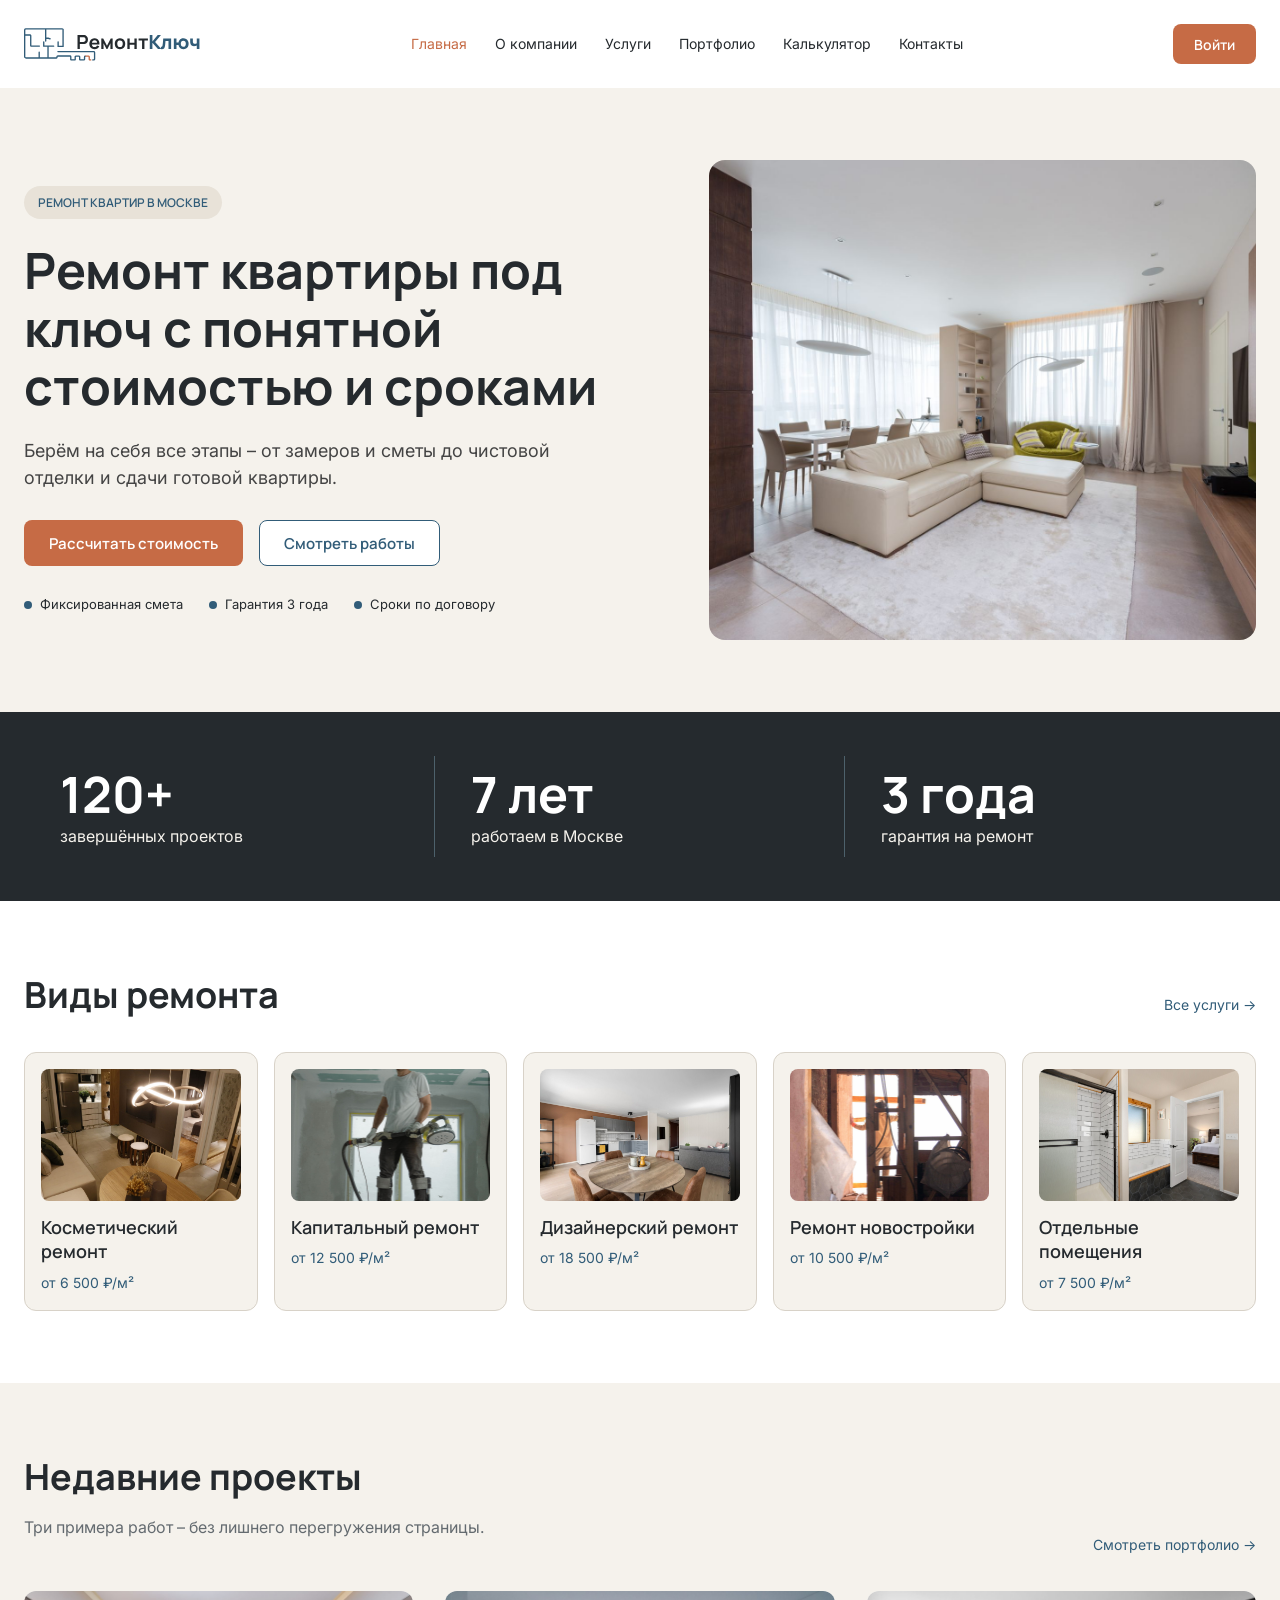
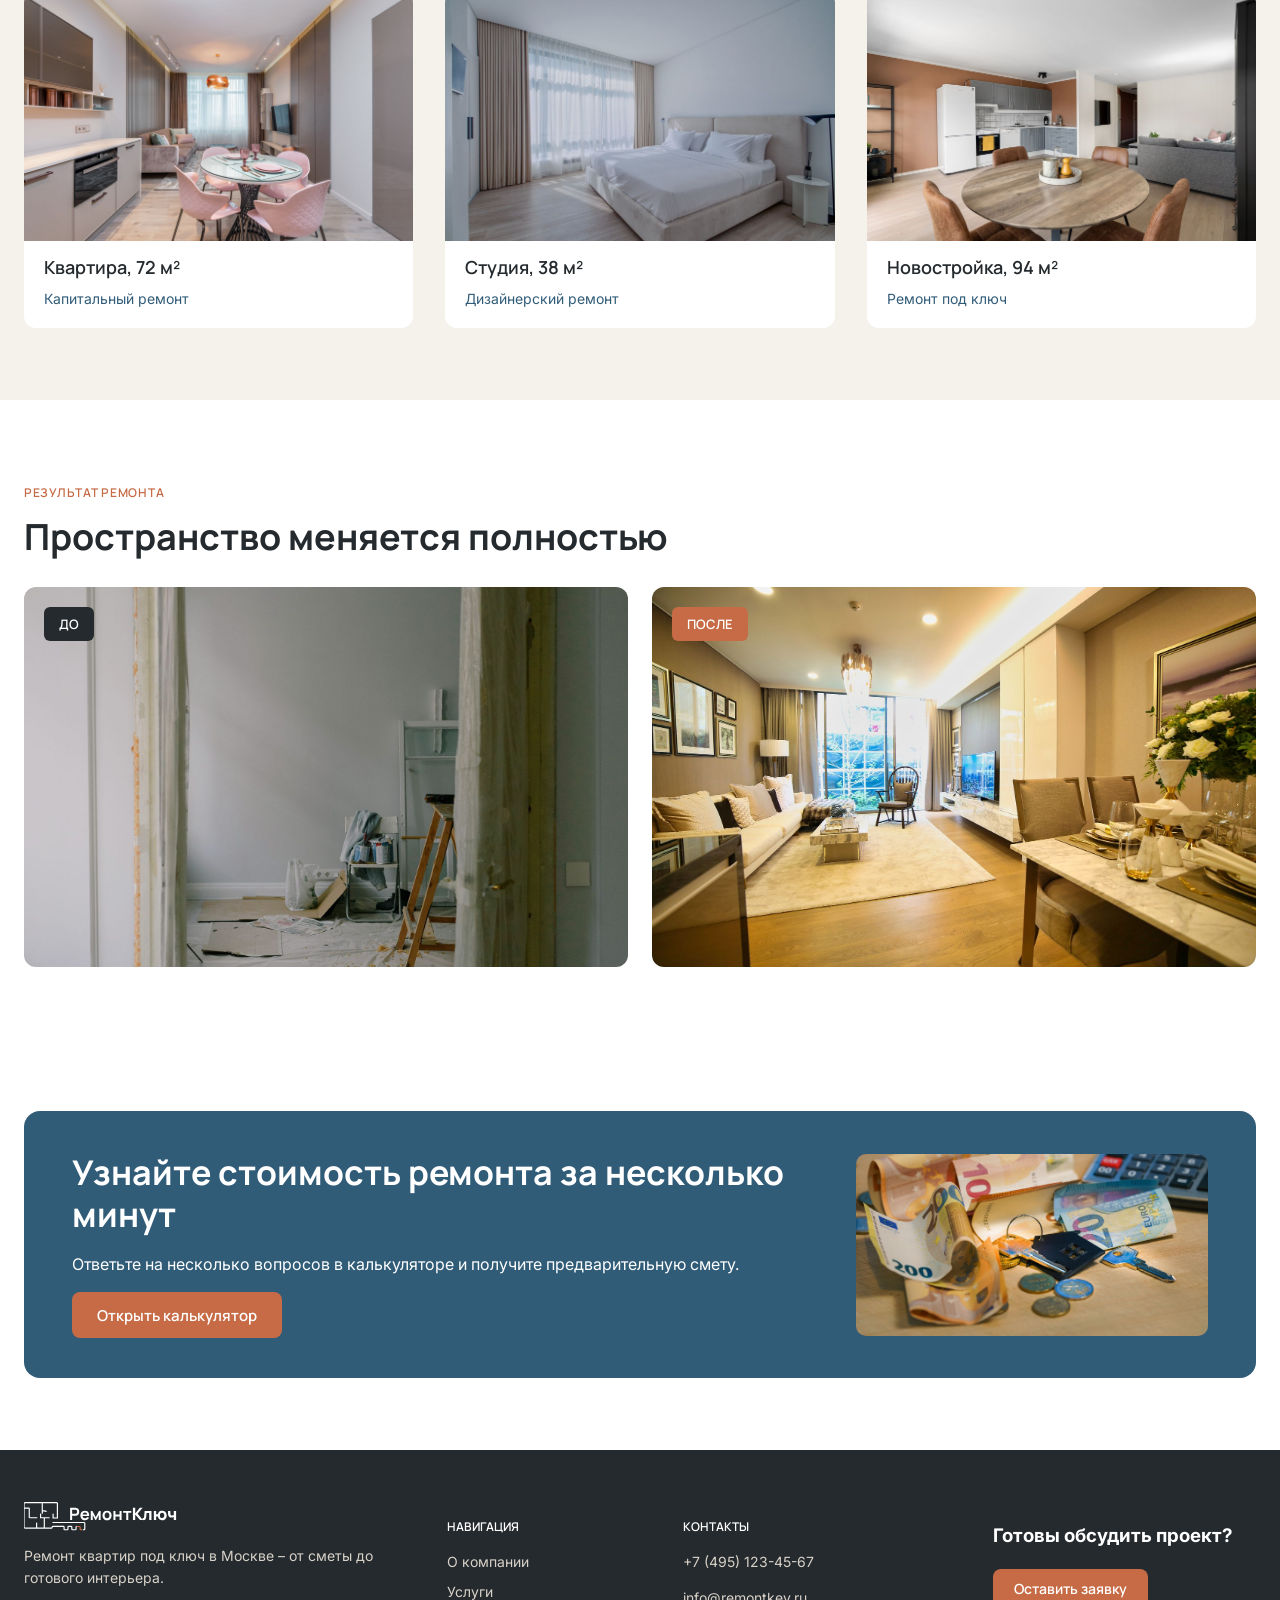
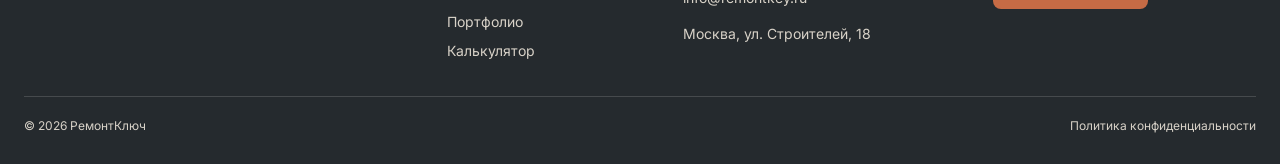
<file: index.html>
<!doctype html>
<html lang="ru">
  <head>
    <meta charset="utf-8" />
    <meta
      name="viewport"
      content="width=device-width,initial-scale=1"
    />
    <title>РемонтКлюч – ремонт квартир под ключ</title>
    <link
      rel="stylesheet"
      href="css/style.css"
    />
  </head>
  <body data-page="home">
    <header class="header">
      <div class="layout__container header__inner">
        <a
          class="logo"
          href="index.html"
          aria-label="РемонтКлюч – главная страница"
        >
          <img
            class="logo__image"
            src="images/logo_main.svg"
            alt="РемонтКлюч"
          />
        </a>
        <nav class="header__nav">
          <a
            class="header__link header__link--active"
            href="index.html"
          >
            Главная
          </a>
          <a
            class="header__link"
            href="about.html"
          >
            О компании
          </a>
          <a
            class="header__link"
            href="services.html"
          >
            Услуги
          </a>
          <a
            class="header__link"
            href="portfolio.html"
          >
            Портфолио
          </a>
          <a
            class="header__link"
            href="calculator.html"
          >
            Калькулятор
          </a>
          <a
            class="header__link"
            href="contacts.html"
          >
            Контакты
          </a>
        </nav>
        <a
          class="button button--small"
          href="login.php"
        >
          Войти
        </a>
        <button
          class="header__burger"
          type="button"
          aria-label="Открыть меню"
          aria-expanded="false"
        >
          <span></span>
          <span></span>
          <span></span>
        </button>
      </div>
    </header>
    <main>
      <section class="hero">
        <div class="layout__container hero__inner">
          <div class="hero__content">
            <span class="hero__tag">РЕМОНТ КВАРТИР В МОСКВЕ</span>
            <h1>Ремонт квартиры под ключ с понятной стоимостью и сроками</h1>
            <p class="text text--lead">
              Берём на себя все этапы – от замеров и сметы до чистовой отделки и
              сдачи готовой квартиры.
            </p>
            <div class="hero__actions">
              <a
                class="button"
                href="calculator.html"
              >
                Рассчитать стоимость
              </a>
              <a
                class="button button--outline"
                href="portfolio.html"
              >
                Смотреть работы
              </a>
            </div>
            <div class="hero__benefits">
              <span>Фиксированная смета</span>
              <span>Гарантия 3 года</span>
              <span>Сроки по договору</span>
            </div>
          </div>
          <img
            class="hero__image"
            src="images/living_light.jpg"
            alt="Современный интерьер квартиры"
          />
        </div>
      </section>
      <section class="metrics">
        <div class="layout__container metrics__list">
          <div class="metrics__item">
            <strong>120+</strong>
            <span>завершённых проектов</span>
          </div>
          <div class="metrics__item">
            <strong>7 лет</strong>
            <span>работаем в Москве</span>
          </div>
          <div class="metrics__item">
            <strong>3 года</strong>
            <span>гарантия на ремонт</span>
          </div>
        </div>
      </section>
      <section class="section section--white">
        <div class="layout__container">
          <div class="section__header">
            <h2 class="section__title">Виды ремонта</h2>
            <a
              class="card__accent"
              href="services.html"
            >
              Все услуги →
            </a>
          </div>
          <div class="card-grid card-grid--services">
            <article class="card card--service">
              <img
                src="images/living_modern.jpg"
                alt="Косметический ремонт"
              />
              <h3>Косметический ремонт</h3>
              <span class="card__accent">от 6 500 ₽/м²</span>
            </article>
            <article class="card card--service">
              <img
                src="images/worker_drill.jpg"
                alt="Капитальный ремонт"
              />
              <h3>Капитальный ремонт</h3>
              <span class="card__accent">от 12 500 ₽/м²</span>
            </article>
            <article class="card card--service">
              <img
                src="images/open_kitchen.jpg"
                alt="Дизайнерский ремонт"
              />
              <h3>Дизайнерский ремонт</h3>
              <span class="card__accent">от 18 500 ₽/м²</span>
            </article>
            <article class="card card--service">
              <img
                src="images/worker_paint.jpg"
                alt="Ремонт новостройки"
              />
              <h3>Ремонт новостройки</h3>
              <span class="card__accent">от 10 500 ₽/м²</span>
            </article>
            <article class="card card--service">
              <img
                src="images/bathroom.jpg"
                alt="Ремонт комнаты"
              />
              <h3>Отдельные помещения</h3>
              <span class="card__accent">от 7 500 ₽/м²</span>
            </article>
          </div>
        </div>
      </section>
      <section class="section">
        <div class="layout__container">
          <div class="section__header">
            <div>
              <h2 class="section__title">Недавние проекты</h2>
              <p class="text text--muted">
                Три примера работ – без лишнего перегружения страницы.
              </p>
            </div>
            <a
              class="card__accent"
              href="portfolio.html"
            >
              Смотреть портфолио →
            </a>
          </div>
          <div class="card-grid card-grid--projects">
            <article class="card card--project">
              <img
                src="images/kitchen_light.jpg"
                alt="Квартира 72 квадратных метра"
              />
              <div class="card__body">
                <h3>Квартира, 72 м²</h3>
                <span class="card__accent">Капитальный ремонт</span>
              </div>
            </article>
            <article class="card card--project">
              <img
                src="images/bedroom_gray.jpg"
                alt="Студия 38 квадратных метров"
              />
              <div class="card__body">
                <h3>Студия, 38 м²</h3>
                <span class="card__accent">Дизайнерский ремонт</span>
              </div>
            </article>
            <article class="card card--project">
              <img
                src="images/open_kitchen.jpg"
                alt="Новостройка 94 квадратных метра"
              />
              <div class="card__body">
                <h3>Новостройка, 94 м²</h3>
                <span class="card__accent">Ремонт под ключ</span>
              </div>
            </article>
          </div>
        </div>
      </section>
      <section class="section section--white">
        <div class="layout__container">
          <p class="section__eyebrow">РЕЗУЛЬТАТ РЕМОНТА</p>
          <h2
            class="section__title"
            style="margin-bottom: 28px"
          >
            Пространство меняется полностью
          </h2>
          <div class="comparison">
            <div class="comparison__item">
              <img
                src="images/room_before.jpg"
                alt="Квартира до ремонта"
              />
              <span class="comparison__label">ДО</span>
            </div>
            <div class="comparison__item">
              <img
                src="images/room_after.jpg"
                alt="Квартира после ремонта"
              />
              <span class="comparison__label">ПОСЛЕ</span>
            </div>
          </div>
        </div>
      </section>
      <section class="section section--white">
        <div class="layout__container">
          <div class="cta">
            <div>
              <h2>Узнайте стоимость ремонта за несколько минут</h2>
              <p>
                Ответьте на несколько вопросов в калькуляторе и получите
                предварительную смету.
              </p>
              <a
                class="button"
                href="calculator.html"
              >
                Открыть калькулятор
              </a>
            </div>
            <img
              src="images/keys.jpg"
              alt="План и образцы материалов"
            />
          </div>
        </div>
      </section>
    </main>
    <footer class="footer">
      <div class="layout__container">
        <div class="footer__grid">
          <div class="footer__brand">
            <a
              class="logo"
              href="index.html"
              aria-label="РемонтКлюч – главная страница"
            >
              <img
                class="logo__image logo__image--white"
                src="images/logo_white.svg"
                alt="РемонтКлюч"
              />
            </a>
            <p>
              Ремонт квартир под ключ в Москве – от сметы до готового интерьера.
            </p>
          </div>
          <div>
            <h4>НАВИГАЦИЯ</h4>
            <div class="footer__links">
              <a href="about.html">О компании</a>
              <a href="services.html">Услуги</a>
              <a href="portfolio.html">Портфолио</a>
              <a href="calculator.html">Калькулятор</a>
            </div>
          </div>
          <div>
            <h4>КОНТАКТЫ</h4>
            <p>+7 (495) 123-45-67</p>
            <p>info@remontkey.ru</p>
            <p>Москва, ул. Строителей, 18</p>
          </div>
          <div>
            <h3>Готовы обсудить проект?</h3>
            <a
              class="button button--small"
              href="application.php"
            >
              Оставить заявку
            </a>
          </div>
        </div>
        <div class="footer__bottom">
          <span>© 2026 РемонтКлюч</span>
          <span>Политика конфиденциальности</span>
        </div>
      </div>
    </footer>
    <script src="js/main.js"></script>
    <script src="js/backend.js"></script>
</body>
</html>
</file>
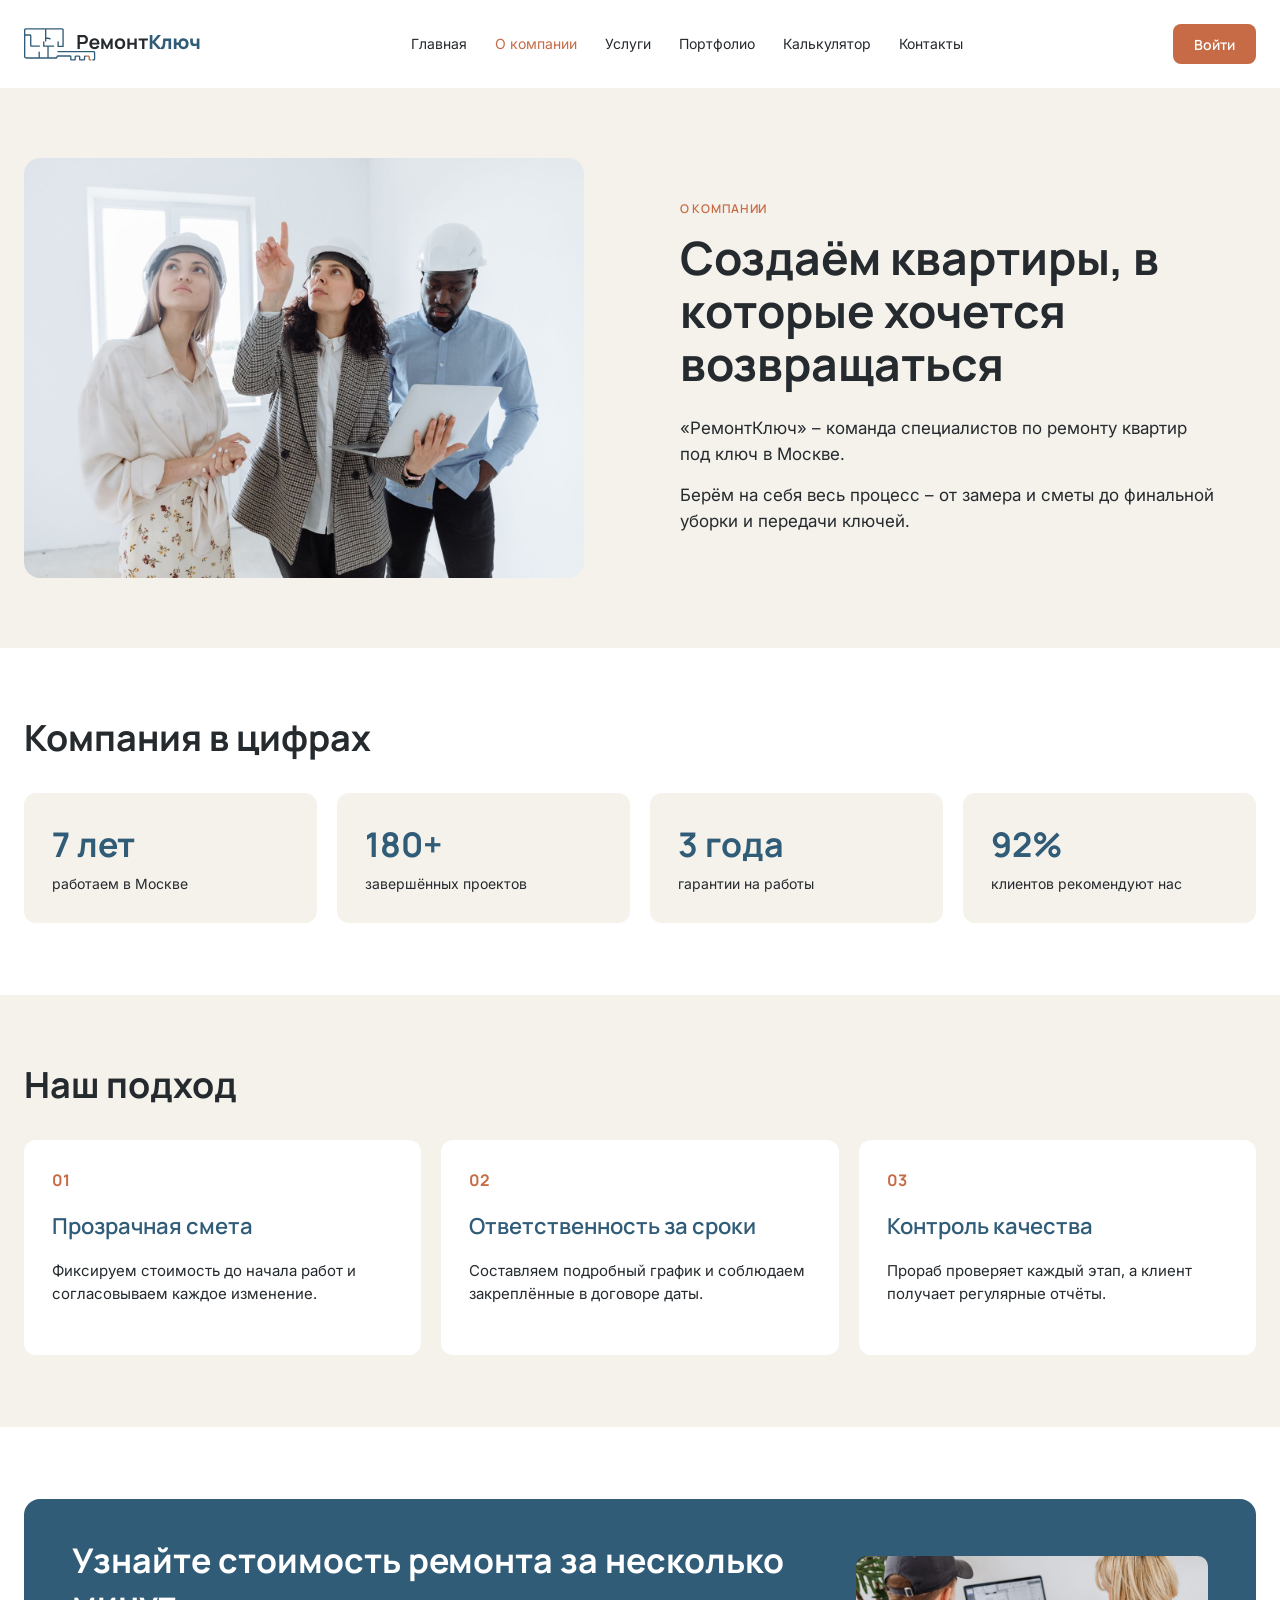
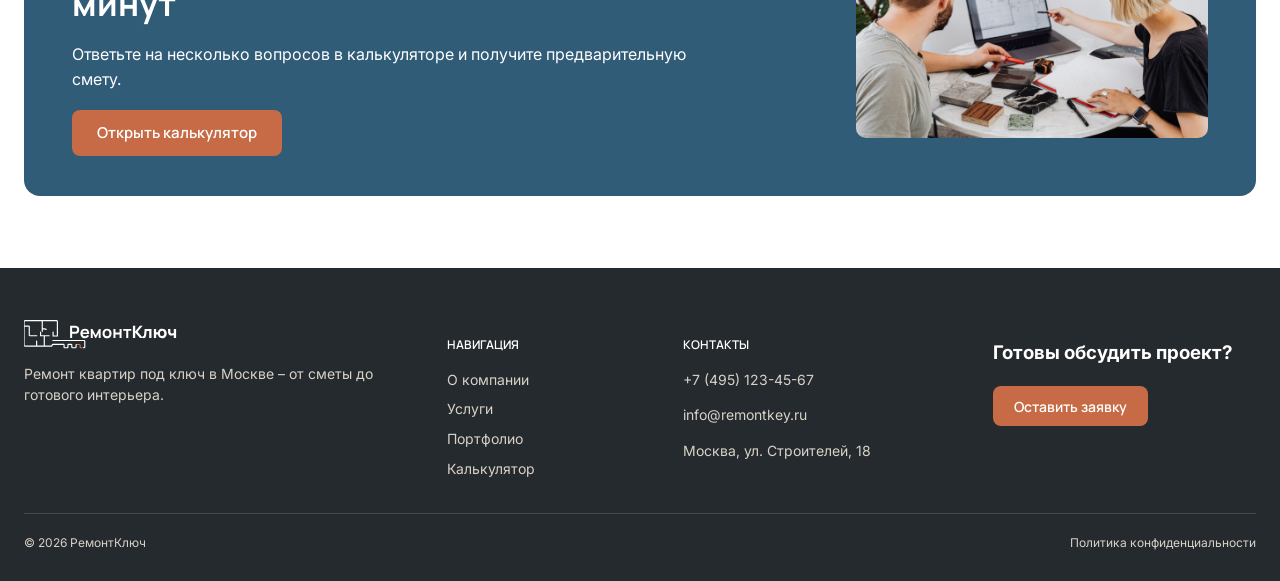
<file: about.html>
<!doctype html>
<html lang="ru">
  <head>
    <meta charset="utf-8" />
    <meta
      name="viewport"
      content="width=device-width,initial-scale=1"
    />
    <title>О компании – РемонтКлюч</title>
    <link
      rel="stylesheet"
      href="css/style.css"
    />
  </head>
  <body data-page="about">
    <header class="header">
      <div class="layout__container header__inner">
        <a
          class="logo"
          href="index.html"
          aria-label="РемонтКлюч – главная страница"
        >
          <img
            class="logo__image"
            src="images/logo_main.svg"
            alt="РемонтКлюч"
          />
        </a>
        <nav class="header__nav">
          <a
            class="header__link"
            href="index.html"
          >
            Главная
          </a>
          <a
            class="header__link header__link--active"
            href="about.html"
          >
            О компании
          </a>
          <a
            class="header__link"
            href="services.html"
          >
            Услуги
          </a>
          <a
            class="header__link"
            href="portfolio.html"
          >
            Портфолио
          </a>
          <a
            class="header__link"
            href="calculator.html"
          >
            Калькулятор
          </a>
          <a
            class="header__link"
            href="contacts.html"
          >
            Контакты
          </a>
        </nav>
        <a
          class="button button--small"
          href="login.php"
        >
          Войти
        </a>
        <button
          class="header__burger"
          type="button"
          aria-label="Открыть меню"
          aria-expanded="false"
        >
          <span></span>
          <span></span>
          <span></span>
        </button>
      </div>
    </header>
    <main>
      <section class="about-hero">
        <div class="layout__container about-hero__inner">
          <img
            class="about-hero__image"
            src="images/team.jpg"
            alt="Команда РемонтКлюч"
          />
          <div class="about-hero__content">
            <p class="section__eyebrow">О КОМПАНИИ</p>
            <h1>Создаём квартиры, в которые хочется возвращаться</h1>
            <p>
              «РемонтКлюч» – команда специалистов по ремонту квартир под ключ в
              Москве.
            </p>
            <p>
              Берём на себя весь процесс – от замера и сметы до финальной уборки
              и передачи ключей.
            </p>
          </div>
        </div>
      </section>
      <section class="about-numbers">
        <div class="layout__container">
          <h2 class="section__title">Компания в цифрах</h2>
          <div class="about-numbers__grid">
            <article>
              <strong>7 лет</strong>
              <span>работаем в Москве</span>
            </article>
            <article>
              <strong>180+</strong>
              <span>завершённых проектов</span>
            </article>
            <article>
              <strong>3 года</strong>
              <span>гарантии на работы</span>
            </article>
            <article>
              <strong>92%</strong>
              <span>клиентов рекомендуют нас</span>
            </article>
          </div>
        </div>
      </section>
      <section class="about-approach">
        <div class="layout__container">
          <h2 class="section__title">Наш подход</h2>
          <div class="about-approach__grid">
            <article>
              <span>01</span>
              <h3>Прозрачная смета</h3>
              <p>
                Фиксируем стоимость до начала работ и согласовываем каждое
                изменение.
              </p>
            </article>
            <article>
              <span>02</span>
              <h3>Ответственность за сроки</h3>
              <p>
                Составляем подробный график и соблюдаем закреплённые в договоре
                даты.
              </p>
            </article>
            <article>
              <span>03</span>
              <h3>Контроль качества</h3>
              <p>
                Прораб проверяет каждый этап, а клиент получает регулярные
                отчёты.
              </p>
            </article>
          </div>
        </div>
      </section>
      <section class="section section--white">
        <div class="layout__container">
          <div class="cta">
            <div class="cta__content">
              <h2>Узнайте стоимость ремонта за несколько минут</h2>
              <p>
                Ответьте на несколько вопросов в калькуляторе и получите
                предварительную смету.
              </p>
              <a
                class="button"
                href="calculator.html"
              >
                Открыть калькулятор
              </a>
            </div>
            <img
              class="cta__image"
              src="images/plans.jpg"
              alt="Обсуждение проекта ремонта"
            />
          </div>
        </div>
      </section>
    </main>
    <footer class="footer">
      <div class="layout__container">
        <div class="footer__grid">
          <div class="footer__brand">
            <a
              class="logo"
              href="index.html"
              aria-label="РемонтКлюч – главная страница"
            >
              <img
                class="logo__image logo__image--white"
                src="images/logo_white.svg"
                alt="РемонтКлюч"
              />
            </a>
            <p>
              Ремонт квартир под ключ в Москве – от сметы до готового интерьера.
            </p>
          </div>
          <div>
            <h4>НАВИГАЦИЯ</h4>
            <div class="footer__links">
              <a href="about.html">О компании</a>
              <a href="services.html">Услуги</a>
              <a href="portfolio.html">Портфолио</a>
              <a href="calculator.html">Калькулятор</a>
            </div>
          </div>
          <div>
            <h4>КОНТАКТЫ</h4>
            <p>+7 (495) 123-45-67</p>
            <p>info@remontkey.ru</p>
            <p>Москва, ул. Строителей, 18</p>
          </div>
          <div>
            <h3>Готовы обсудить проект?</h3>
            <a
              class="button button--small"
              href="application.php"
            >
              Оставить заявку
            </a>
          </div>
        </div>
        <div class="footer__bottom">
          <span>© 2026 РемонтКлюч</span>
          <span>Политика конфиденциальности</span>
        </div>
      </div>
    </footer>
    <script src="js/main.js"></script>
    <script src="js/backend.js"></script>
</body>
</html>
</file>
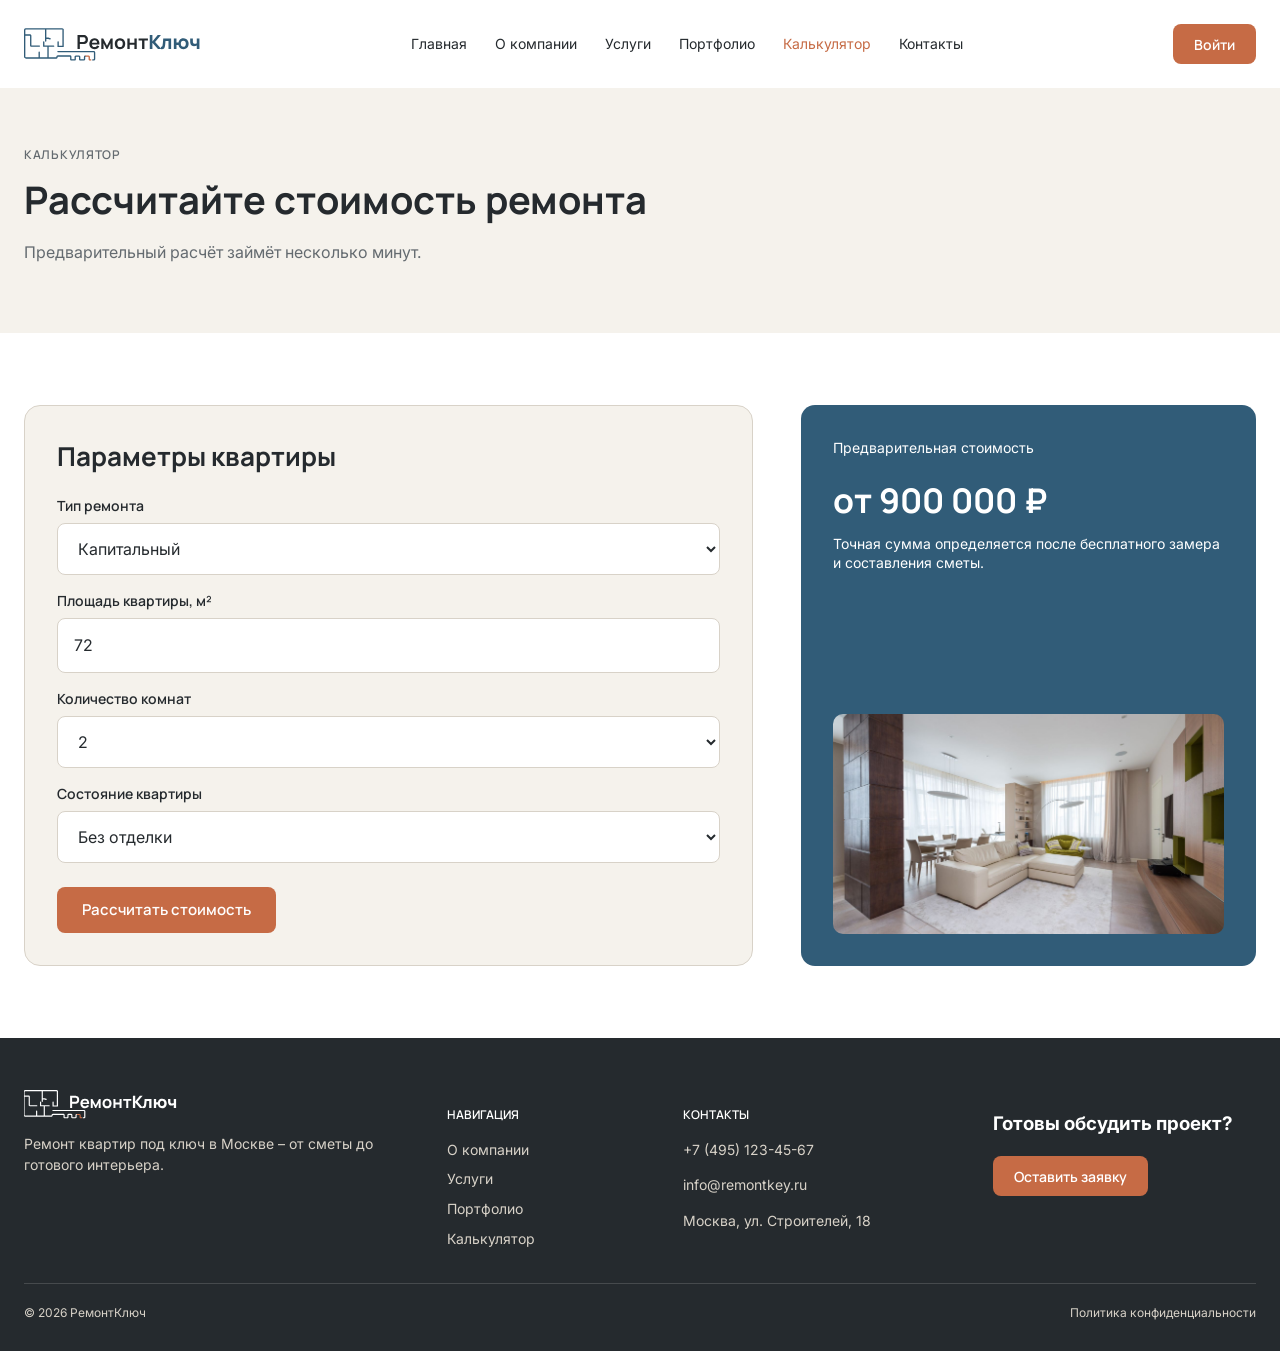
<file: calculator.html>
<!doctype html>
<html lang="ru">
  <head>
    <meta charset="utf-8" />
    <meta
      name="viewport"
      content="width=device-width,initial-scale=1"
    />
    <title>Калькулятор – РемонтКлюч</title>
    <link
      rel="stylesheet"
      href="css/style.css"
    />
  </head>
  <body data-page="calculator">
    <header class="header">
      <div class="layout__container header__inner">
        <a
          class="logo"
          href="index.html"
          aria-label="РемонтКлюч – главная страница"
        >
          <img
            class="logo__image"
            src="images/logo_main.svg"
            alt="РемонтКлюч"
          />
        </a>
        <nav class="header__nav">
          <a
            class="header__link"
            href="index.html"
          >
            Главная
          </a>
          <a
            class="header__link"
            href="about.html"
          >
            О компании
          </a>
          <a
            class="header__link"
            href="services.html"
          >
            Услуги
          </a>
          <a
            class="header__link"
            href="portfolio.html"
          >
            Портфолио
          </a>
          <a
            class="header__link header__link--active"
            href="calculator.html"
          >
            Калькулятор
          </a>
          <a
            class="header__link"
            href="contacts.html"
          >
            Контакты
          </a>
        </nav>
        <a
          class="button button--small"
          href="login.php"
        >
          Войти
        </a>
        <button
          class="header__burger"
          type="button"
          aria-label="Открыть меню"
          aria-expanded="false"
        >
          <span></span>
          <span></span>
          <span></span>
        </button>
      </div>
    </header>
    <main>
      <section class="page-hero page-hero--light">
        <div class="layout__container">
          <p class="section__eyebrow section__eyebrow--alt calculator__eyebrow">
            КАЛЬКУЛЯТОР
          </p>
          <h1>Рассчитайте стоимость ремонта</h1>
          <p>Предварительный расчёт займёт несколько минут.</p>
        </div>
      </section>
      <section class="section calculator__section">
        <div class="layout__container calculator-layout">
          <form
            class="form-card calculator-form"
            id="repair-calculator"
          >
            <h2>Параметры квартиры</h2>
            <div class="form-card__grid calculator-form__grid">
              <div class="form-field">
                <label for="type">Тип ремонта</label>
                <select
                  id="type"
                  name="type"
                >
                  <option value="6500">Косметический</option>
                  <option
                    value="12500"
                    selected
                  >
                    Капитальный
                  </option>
                  <option value="18500">Дизайнерский</option>
                  <option value="10500">Новостройка</option>
                </select>
              </div>
              <div class="form-field">
                <label for="area">Площадь квартиры, м²</label>
                <input
                  id="area"
                  name="area"
                  type="number"
                  min="10"
                  value="72"
                />
              </div>
              <div class="form-field">
                <label for="rooms">Количество комнат</label>
                <select
                  id="rooms"
                  name="rooms"
                >
                  <option value="1">1</option>
                  <option
                    value="2"
                    selected
                  >
                    2
                  </option>
                  <option value="3">3</option>
                  <option value="4">4 и более</option>
                </select>
              </div>
              <div class="form-field">
                <label for="condition">Состояние квартиры</label>
                <select id="condition">
                  <option>Без отделки</option>
                  <option>Вторичное жильё</option>
                  <option>Требуется демонтаж</option>
                </select>
              </div>
            </div>
            <button
              class="button calculator-form__button"
              type="button"
            >
              Рассчитать стоимость
            </button>
          </form>
          <aside class="calculator-result">
            <span>Предварительная стоимость</span>
            <strong id="calc-total">от 900 000 ₽</strong>
            <p>
              Точная сумма определяется после бесплатного замера и составления
              сметы.
            </p>
            <img
              src="images/living_light.jpg"
              alt="Гостиная после ремонта"
            />
          </aside>
        </div>
      </section>
    </main>
    <footer class="footer">
      <div class="layout__container">
        <div class="footer__grid">
          <div class="footer__brand">
            <a
              class="logo"
              href="index.html"
              aria-label="РемонтКлюч – главная страница"
            >
              <img
                class="logo__image logo__image--white"
                src="images/logo_white.svg"
                alt="РемонтКлюч"
              />
            </a>
            <p>
              Ремонт квартир под ключ в Москве – от сметы до готового интерьера.
            </p>
          </div>
          <div>
            <h4>НАВИГАЦИЯ</h4>
            <div class="footer__links">
              <a href="about.html">О компании</a>
              <a href="services.html">Услуги</a>
              <a href="portfolio.html">Портфолио</a>
              <a href="calculator.html">Калькулятор</a>
            </div>
          </div>
          <div>
            <h4>КОНТАКТЫ</h4>
            <p>+7 (495) 123-45-67</p>
            <p>info@remontkey.ru</p>
            <p>Москва, ул. Строителей, 18</p>
          </div>
          <div>
            <h3>Готовы обсудить проект?</h3>
            <a
              class="button button--small"
              href="application.php"
            >
              Оставить заявку
            </a>
          </div>
        </div>
        <div class="footer__bottom">
          <span>© 2026 РемонтКлюч</span>
          <span>Политика конфиденциальности</span>
        </div>
      </div>
    </footer>
    <script src="js/main.js"></script>
    <script src="js/backend.js"></script>
</body>
</html>
</file>
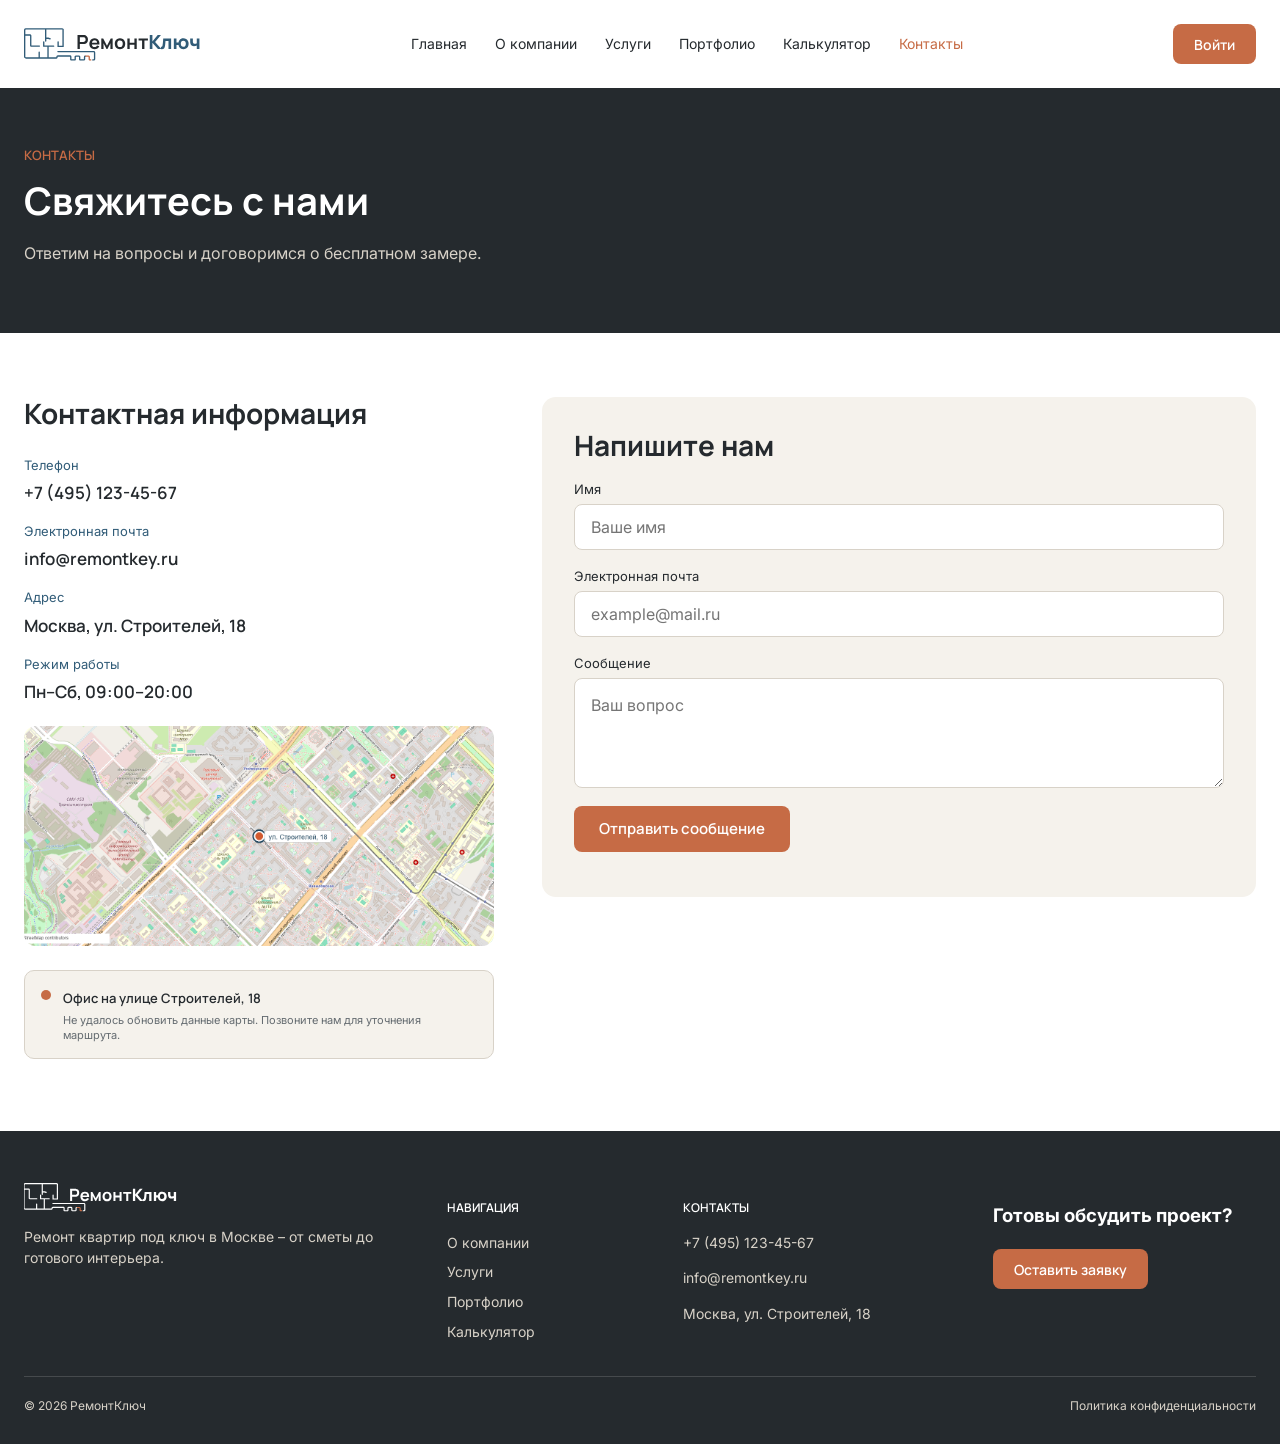
<file: contacts.html>
<!doctype html>
<html lang="ru">
  <head>
    <meta charset="utf-8">
    <meta name="viewport" content="width=device-width,initial-scale=1">
    <title>
      Контакты – РемонтКлюч
    </title>
    <link rel="stylesheet" href="css/style.css">
  </head>
  <body data-page="contacts">
    <header class="header">
      <div class="layout__container header__inner">
        <a class="logo" href="index.html" aria-label="РемонтКлюч – главная страница">
          <img class="logo__image" src="images/logo_main.svg" alt="РемонтКлюч">
        </a>
        <nav class="header__nav">
          <a class="header__link" href="index.html">
            Главная
          </a>
          <a class="header__link" href="about.html">
            О компании
          </a>
          <a class="header__link" href="services.html">
            Услуги
          </a>
          <a class="header__link" href="portfolio.html">
            Портфолио
          </a>
          <a class="header__link" href="calculator.html">
            Калькулятор
          </a>
          <a class="header__link header__link--active" href="contacts.html">
            Контакты
          </a>
        </nav>
        <a class="button button--small" href="login.php">
          Войти
        </a>
        <button class="header__burger" type="button" aria-label="Открыть меню" aria-expanded="false">
          <span>
          </span>
          <span>
          </span>
          <span>
          </span>
        </button>
      </div>
    </header>
    <main>
      <section class="page-hero contacts-hero">
        <div class="layout__container">
          <p class="contacts-hero__eyebrow">
            КОНТАКТЫ
          </p>
          <h1>
            Свяжитесь с нами
          </h1>
          <p>
            Ответим на вопросы и договоримся о бесплатном замере.
          </p>
        </div>
      </section>
      <section class="contacts-section">
        <div class="layout__container contacts">
          <div class="contacts__information">
            <h2 class="contacts__title">
              Контактная информация
            </h2>
            <div class="contacts__list">
              <div class="contacts__item">
                <span class="contacts__label">
                  Телефон
                </span>
                <a class="contacts__value" href="tel:+74951234567">
                  +7 (495) 123-45-67
                </a>
              </div>
              <div class="contacts__item">
                <span class="contacts__label">
                  Электронная почта
                </span>
                <a class="contacts__value" href="mailto:info@remontkey.ru">
                  info@remontkey.ru
                </a>
              </div>
              <div class="contacts__item">
                <span class="contacts__label">
                  Адрес
                </span>
                <span class="contacts__value">
                  Москва, ул. Строителей, 18
                </span>
              </div>
              <div class="contacts__item">
                <span class="contacts__label">
                  Режим работы
                </span>
                <span class="contacts__value">
                  Пн–Сб, 09:00–20:00
                </span>
              </div>
            </div>
            <img class="contacts__map" src="images/office_map.png" alt="Карта с адресом офиса на улице Строителей, 18">
            <div class="location-api" id="location-api" aria-live="polite">
              <span class="location-api__indicator" aria-hidden="true"></span>
              <div>
                <strong>Проверяем адрес офиса</strong>
                <p>Загружаем данные карты…</p>
              </div>
            </div>
          </div>
          <form class="contact-form" data-demo>
            <h2 class="contact-form__title">
              Напишите нам
            </h2>
            <div class="form-field">
              <label for="contact-name">
                Имя
              </label>
              <input id="contact-name" name="name" type="text" placeholder="Ваше имя" required>
            </div>
            <div class="form-field">
              <label for="contact-email">
                Электронная почта
              </label>
              <input id="contact-email" name="email" type="email" placeholder="example@mail.ru" required>
            </div>
            <div class="form-field">
              <label for="contact-message">
                Сообщение
              </label>
              <textarea id="contact-message" name="message" placeholder="Ваш вопрос" required></textarea>
            </div>
            <button class="button contact-form__button" type="submit">
              Отправить сообщение
            </button>
            <p class="message form-card__message" hidden></p>
          </form>
        </div>
      </section>
    </main>
    <footer class="footer">
      <div class="layout__container">
        <div class="footer__grid">
          <div class="footer__brand">
            <a class="logo" href="index.html" aria-label="РемонтКлюч – главная страница">
              <img class="logo__image logo__image--white" src="images/logo_white.svg" alt="РемонтКлюч">
            </a>
            <p>
              Ремонт квартир под ключ в Москве – от сметы до готового интерьера.
            </p>
          </div>
          <div>
            <h4>
              НАВИГАЦИЯ
            </h4>
            <div class="footer__links">
              <a href="about.html">
                О компании
              </a>
              <a href="services.html">
                Услуги
              </a>
              <a href="portfolio.html">
                Портфолио
              </a>
              <a href="calculator.html">
                Калькулятор
              </a>
            </div>
          </div>
          <div>
            <h4>
              КОНТАКТЫ
            </h4>
            <p>
              +7 (495) 123-45-67
            </p>
            <p>
              info@remontkey.ru
            </p>
            <p>
              Москва, ул. Строителей, 18
            </p>
          </div>
          <div>
            <h3>
              Готовы обсудить проект?
            </h3>
            <a class="button button--small" href="application.php">
              Оставить заявку
            </a>
          </div>
        </div>
        <div class="footer__bottom">
          <span>
            © 2026 РемонтКлюч
          </span>
          <span>
            Политика конфиденциальности
          </span>
        </div>
      </div>
    </footer>
    <script src="js/main.js">
    </script>
    <script src="js/backend.js"></script>
</body>
</html>
</file>
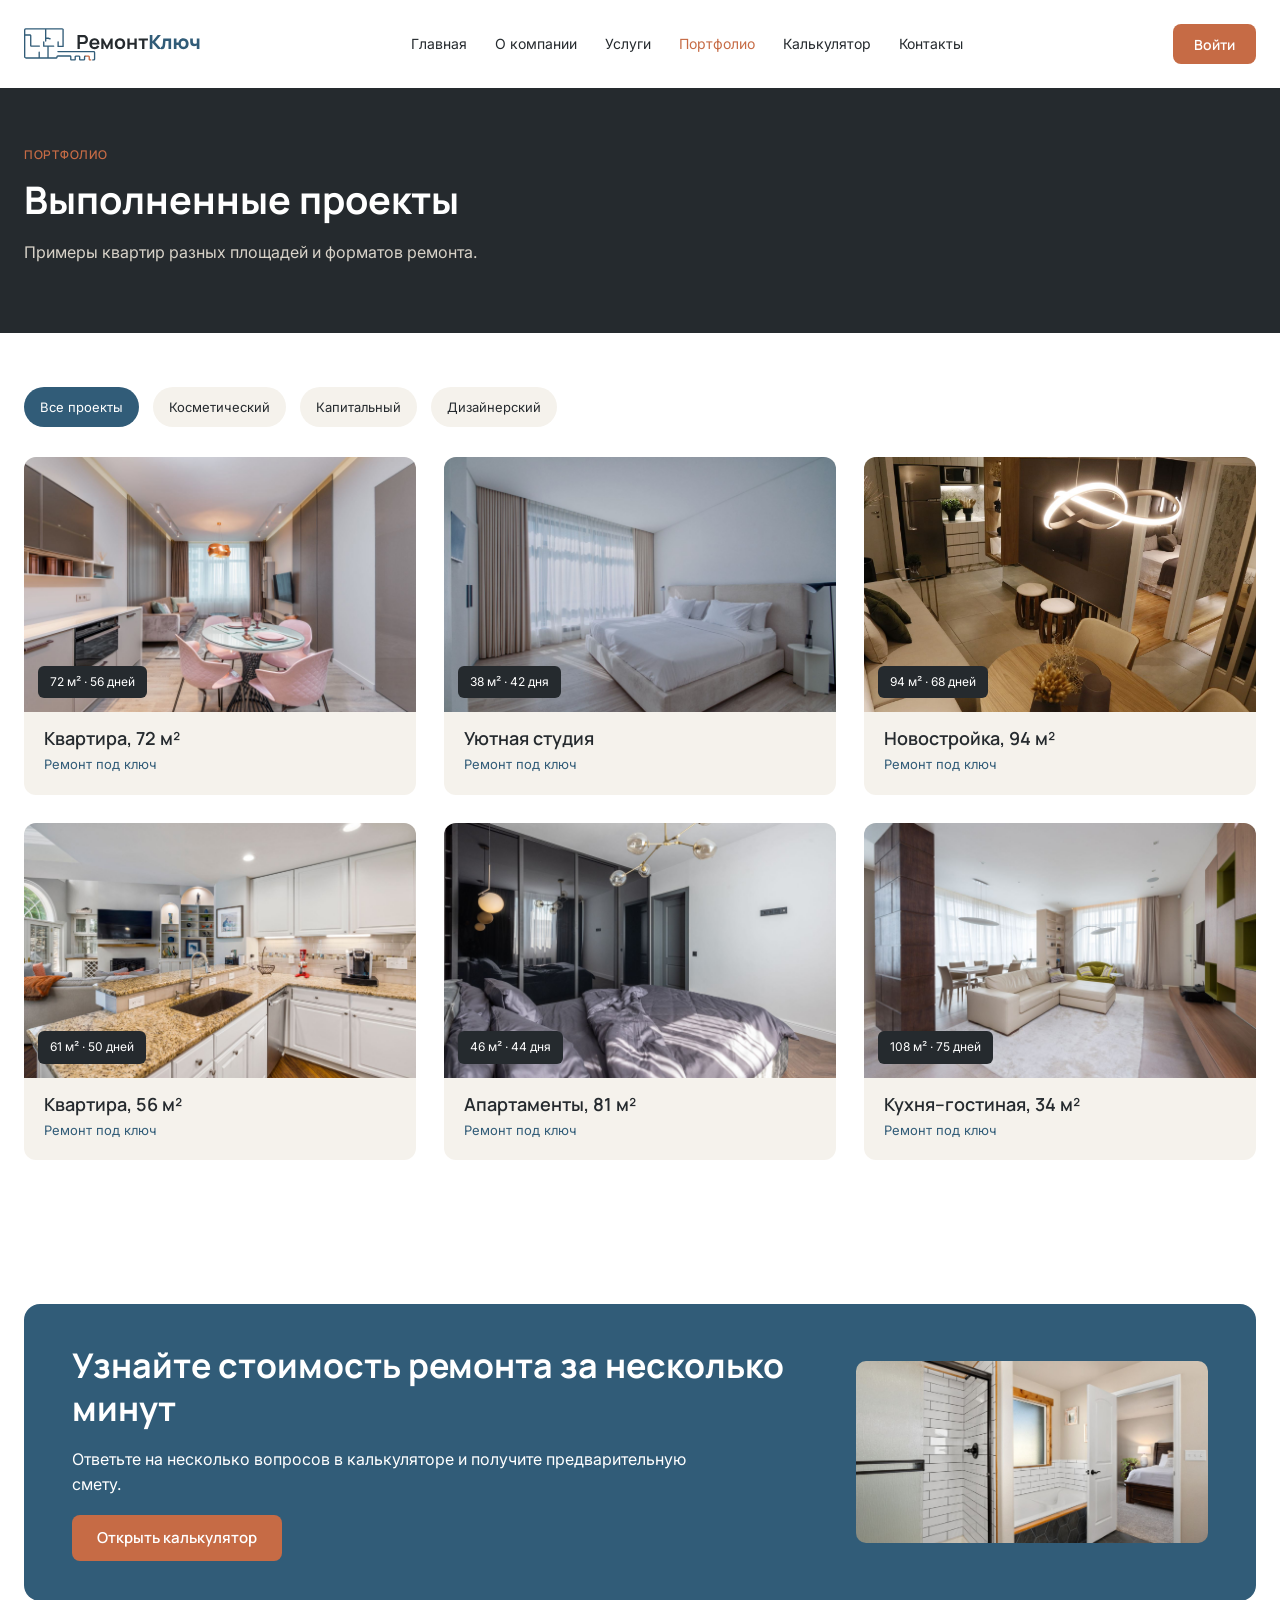
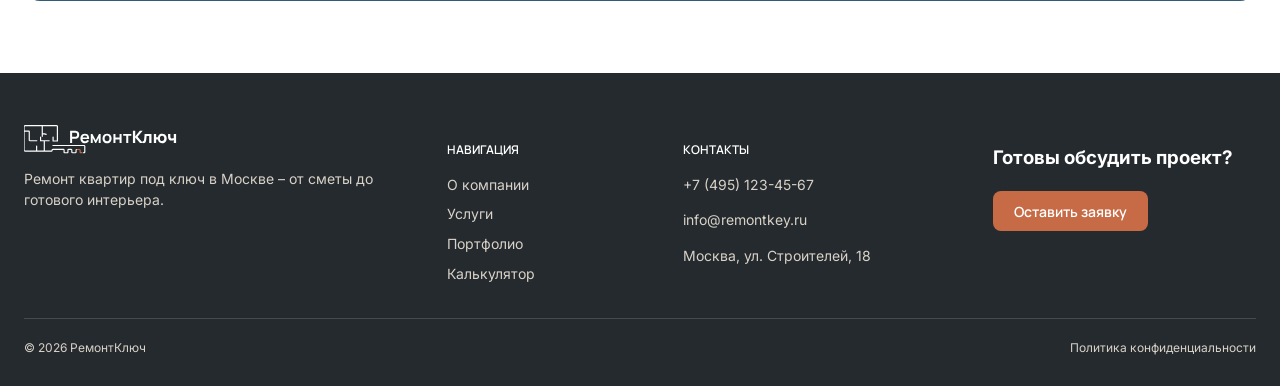
<file: portfolio.html>
<!doctype html>
<html lang="ru">
  <head>
    <meta charset="utf-8">
    <meta name="viewport" content="width=device-width,initial-scale=1">
    <title>
      Портфолио – РемонтКлюч
    </title>
    <link rel="stylesheet" href="css/style.css">
  </head>
  <body data-page="portfolio">
    <header class="header">
      <div class="layout__container header__inner">
        <a class="logo" href="index.html" aria-label="РемонтКлюч – главная страница">
          <img class="logo__image" src="images/logo_main.svg" alt="РемонтКлюч">
        </a>
        <nav class="header__nav">
          <a class="header__link" href="index.html">
            Главная
          </a>
          <a class="header__link" href="about.html">
            О компании
          </a>
          <a class="header__link" href="services.html">
            Услуги
          </a>
          <a class="header__link header__link--active" href="portfolio.html">
            Портфолио
          </a>
          <a class="header__link" href="calculator.html">
            Калькулятор
          </a>
          <a class="header__link" href="contacts.html">
            Контакты
          </a>
        </nav>
        <a class="button button--small" href="login.php">
          Войти
        </a>
        <button class="header__burger" type="button" aria-label="Открыть меню" aria-expanded="false">
          <span>
          </span>
          <span>
          </span>
          <span>
          </span>
        </button>
      </div>
    </header>
    <main>
      <section class="page-hero">
        <div class="layout__container">
          <p class="section__eyebrow">
            ПОРТФОЛИО
          </p>
          <h1>
              Выполненные проекты
          </h1>
          <p>
              Примеры квартир разных площадей и форматов ремонта.
          </p>
        </div>
      </section>
        <section class="section section--white portfolio-catalog">
          <div class="layout__container">
            <div class="portfolio-filters" aria-label="Фильтр проектов">
              <button class="portfolio-filters__item portfolio-filters__item--active" type="button">Все проекты</button>
              <button class="portfolio-filters__item" type="button">Косметический</button>
              <button class="portfolio-filters__item" type="button">Капитальный</button>
              <button class="portfolio-filters__item" type="button">Дизайнерский</button>
            </div>
            <div class="card-grid card-grid--portfolio">
          <article class="card card--portfolio">
              <div class="card--portfolio__media"><img src="images/kitchen_light.jpg" alt="Квартира 72 квадратных метра"><span>72 м² · 56 дней</span></div>
            <div class="card__body">
              <h3>
                  Квартира, 72 м²
              </h3>
                <div class="card__meta"><span>Ремонт под ключ</span></div>
            </div>
          </article>
          <article class="card card--portfolio">
              <div class="card--portfolio__media"><img src="images/bedroom_gray.jpg" alt="Студия 38 квадратных метров"><span>38 м² · 42 дня</span></div>
            <div class="card__body">
              <h3>
                Уютная студия
              </h3>
                <div class="card__meta"><span>Ремонт под ключ</span></div>
            </div>
          </article>
          <article class="card card--portfolio">
              <div class="card--portfolio__media"><img src="images/living_modern.jpg" alt="Новостройка 94 квадратных метра"><span>94 м² · 68 дней</span></div>
            <div class="card__body">
              <h3>
                  Новостройка, 94 м²
              </h3>
                <div class="card__meta"><span>Ремонт под ключ</span></div>
            </div>
          </article>
          <article class="card card--portfolio">
              <div class="card--portfolio__media"><img src="images/interior_dark.jpg" alt="Квартира 56 квадратных метров"><span>61 м² · 50 дней</span></div>
            <div class="card__body">
              <h3>
                  Квартира, 56 м²
              </h3>
                <div class="card__meta"><span>Ремонт под ключ</span></div>
            </div>
          </article>
          <article class="card card--portfolio">
              <div class="card--portfolio__media"><img src="images/bedroom_dark.jpg" alt="Апартаменты 81 квадратный метр"><span>46 м² · 44 дня</span></div>
            <div class="card__body">
              <h3>
                  Апартаменты, 81 м²
              </h3>
                <div class="card__meta"><span>Ремонт под ключ</span></div>
            </div>
          </article>
          <article class="card card--portfolio">
              <div class="card--portfolio__media"><img src="images/living_light.jpg" alt="Кухня гостиная 34 квадратных метра"><span>108 м² · 75 дней</span></div>
            <div class="card__body">
              <h3>
                  Кухня–гостиная, 34 м²
              </h3>
                <div class="card__meta"><span>Ремонт под ключ</span></div>
            </div>
          </article>
        </div>
      </section>
      <section class="section section--white">
        <div class="layout__container">
          <div class="cta">
            <div class="cta__content">
              <h2>
                Узнайте стоимость ремонта за несколько минут
              </h2>
              <p>
                Ответьте на несколько вопросов в калькуляторе и получите предварительную смету.
              </p>
              <a class="button" href="calculator.html">
                Открыть калькулятор
              </a>
            </div>
            <img class="cta__image" src="images/bathroom.jpg" alt="Интерьер ванной комнаты">
            </div>
          </div>
        </div>
      </section>
    </main>
    <footer class="footer">
      <div class="layout__container">
        <div class="footer__grid">
          <div class="footer__brand">
            <a class="logo" href="index.html" aria-label="РемонтКлюч – главная страница">
              <img class="logo__image logo__image--white" src="images/logo_white.svg" alt="РемонтКлюч">
            </a>
            <p>
              Ремонт квартир под ключ в Москве – от сметы до готового интерьера.
            </p>
          </div>
          <div>
            <h4>
              НАВИГАЦИЯ
            </h4>
            <div class="footer__links">
              <a href="about.html">
                О компании
              </a>
              <a href="services.html">
                Услуги
              </a>
              <a href="portfolio.html">
                Портфолио
              </a>
              <a href="calculator.html">
                Калькулятор
              </a>
            </div>
          </div>
          <div>
            <h4>
              КОНТАКТЫ
            </h4>
            <p>
              +7 (495) 123-45-67
            </p>
            <p>
              info@remontkey.ru
            </p>
            <p>
              Москва, ул. Строителей, 18
            </p>
          </div>
          <div>
            <h3>
              Готовы обсудить проект?
            </h3>
            <a class="button button--small" href="application.php">
              Оставить заявку
            </a>
          </div>
        </div>
        <div class="footer__bottom">
          <span>
            © 2026 РемонтКлюч
          </span>
          <span>
            Политика конфиденциальности
          </span>
        </div>
      </div>
    </footer>
    <script src="js/main.js">
    </script>
    <script src="js/backend.js"></script>
</body>
</html>
</file>
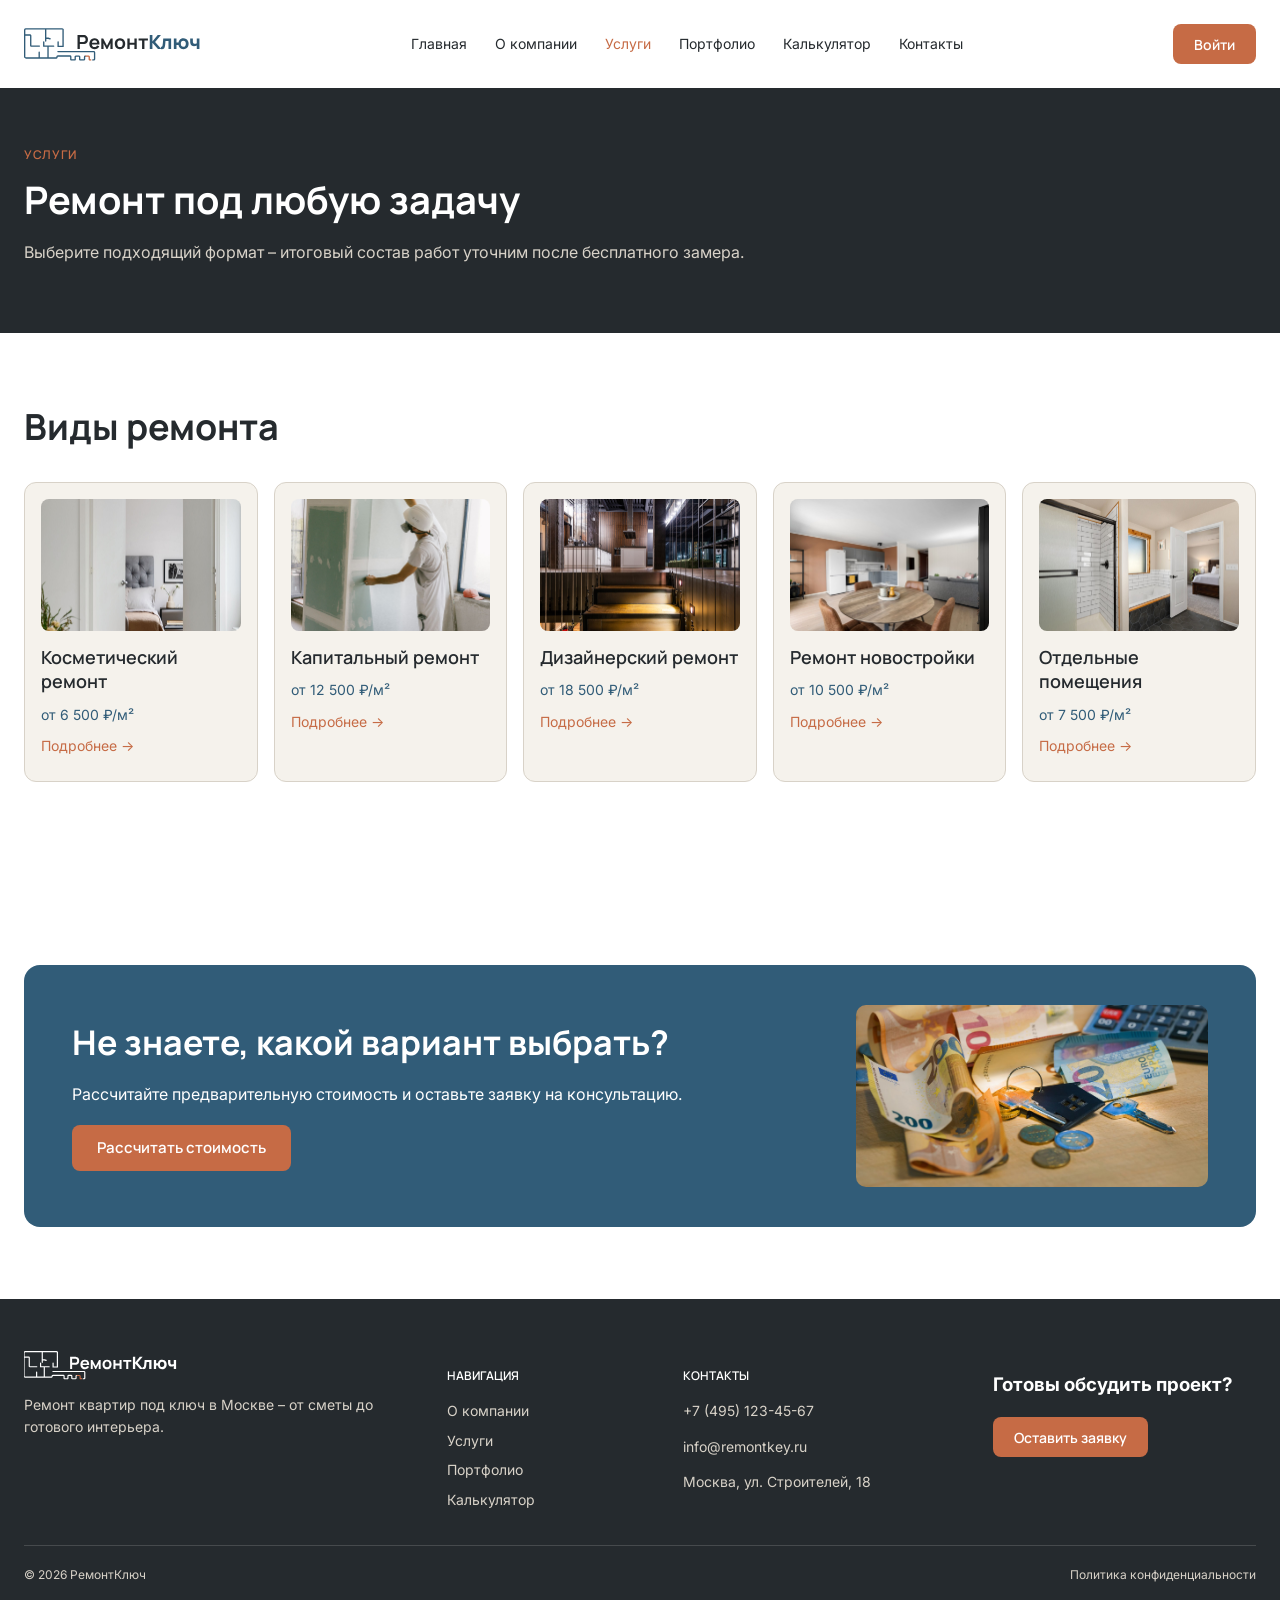
<file: services.html>
<!doctype html>
<html lang="ru">
  <head>
    <meta charset="utf-8" />
    <meta
      name="viewport"
      content="width=device-width,initial-scale=1"
    />
    <title>Услуги – РемонтКлюч</title>
    <link
      rel="stylesheet"
      href="css/style.css"
    />
  </head>
  <body data-page="services">
    <header class="header">
      <div class="layout__container header__inner">
        <a
          class="logo"
          href="index.html"
          aria-label="РемонтКлюч – главная страница"
        >
          <img
            class="logo__image"
            src="images/logo_main.svg"
            alt="РемонтКлюч"
          />
        </a>
        <nav class="header__nav">
          <a
            class="header__link"
            href="index.html"
          >
            Главная
          </a>
          <a
            class="header__link"
            href="about.html"
          >
            О компании
          </a>
          <a
            class="header__link header__link--active"
            href="services.html"
          >
            Услуги
          </a>
          <a
            class="header__link"
            href="portfolio.html"
          >
            Портфолио
          </a>
          <a
            class="header__link"
            href="calculator.html"
          >
            Калькулятор
          </a>
          <a
            class="header__link"
            href="contacts.html"
          >
            Контакты
          </a>
        </nav>
        <a
          class="button button--small"
          href="login.php"
        >
          Войти
        </a>
        <button
          class="header__burger"
          type="button"
          aria-label="Открыть меню"
          aria-expanded="false"
        >
          <span></span>
          <span></span>
          <span></span>
        </button>
      </div>
    </header>
    <main>
      <section class="page-hero">
        <div class="layout__container">
          <p class="section__eyebrow">УСЛУГИ</p>
          <h1>Ремонт под любую задачу</h1>
          <p>
            Выберите подходящий формат – итоговый состав работ уточним после
            бесплатного замера.
          </p>
        </div>
      </section>
      <section class="section section--white services-catalog">
        <div class="layout__container">
          <h2 class="section__title">Виды ремонта</h2>
          <div class="card-grid card-grid--services services-catalog__grid">
            <article class="card card--service">
              <img
                src="images/interior_modern.jpg"
                alt="Косметический ремонт"
              />
              <div>
                <h3>Косметический ремонт</h3>
                <p>Обновление отделки без полной замены инженерных систем.</p>
                <b class="card__accent">от 6 500 ₽/м²</b>
                <a
                  class="service-card__link"
                  href="application.php"
                >
                  Подробнее →
                </a>
              </div>
            </article>
            <article class="card card--service">
              <img
                src="images/worker_plaster.jpg"
                alt="Капитальный ремонт"
              />
              <div>
                <h3>Капитальный ремонт</h3>
                <p>Полный комплекс черновых, инженерных и чистовых работ.</p>
                <b class="card__accent">от 12 500 ₽/м²</b>
                <a
                  class="service-card__link"
                  href="application.php"
                >
                  Подробнее →
                </a>
              </div>
            </article>
            <article class="card card--service">
              <img
                src="images/loft.jpg"
                alt="Дизайнерский ремонт"
              />
              <div>
                <h3>Дизайнерский ремонт</h3>
                <p>
                  Реализация индивидуального проекта с авторскими решениями.
                </p>
                <b class="card__accent">от 18 500 ₽/м²</b>
                <a
                  class="service-card__link"
                  href="application.php"
                >
                  Подробнее →
                </a>
              </div>
            </article>
            <article class="card card--service">
              <img
                src="images/open_kitchen.jpg"
                alt="Ремонт новостройки"
              />
              <div>
                <h3>Ремонт новостройки</h3>
                <p>
                  Подготовка квартиры без отделки к полноценному проживанию.
                </p>
                <b class="card__accent">от 10 500 ₽/м²</b>
                <a
                  class="service-card__link"
                  href="application.php"
                >
                  Подробнее →
                </a>
              </div>
            </article>
            <article class="card card--service">
              <img
                src="images/bathroom.jpg"
                alt="Отдельные помещения"
              />
              <div>
                <h3>Отдельные помещения</h3>
                <p>Ремонт кухни, ванной, спальни или другого помещения.</p>
                <b class="card__accent">от 7 500 ₽/м²</b>
                <a
                  class="service-card__link"
                  href="application.php"
                >
                  Подробнее →
                </a>
              </div>
            </article>
          </div>
        </div>
      </section>
      <section class="section section--white">
        <div class="layout__container">
          <div class="cta">
            <div class="cta__content">
              <h2>Не знаете, какой вариант выбрать?</h2>
              <p>
                Рассчитайте предварительную стоимость и оставьте заявку на
                консультацию.
              </p>
              <a
                class="button"
                href="calculator.html"
              >
                Рассчитать стоимость
              </a>
            </div>
            <img
              src="images/keys.jpg"
              alt="Ключи от квартиры"
            />
          </div>
        </div>
      </section>
    </main>
    <footer class="footer">
      <div class="layout__container">
        <div class="footer__grid">
          <div class="footer__brand">
            <a
              class="logo"
              href="index.html"
              aria-label="РемонтКлюч – главная страница"
            >
              <img
                class="logo__image logo__image--white"
                src="images/logo_white.svg"
                alt="РемонтКлюч"
              />
            </a>
            <p>
              Ремонт квартир под ключ в Москве – от сметы до готового интерьера.
            </p>
          </div>
          <div>
            <h4>НАВИГАЦИЯ</h4>
            <div class="footer__links">
              <a href="about.html">О компании</a>
              <a href="services.html">Услуги</a>
              <a href="portfolio.html">Портфолио</a>
              <a href="calculator.html">Калькулятор</a>
            </div>
          </div>
          <div>
            <h4>КОНТАКТЫ</h4>
            <p>+7 (495) 123-45-67</p>
            <p>info@remontkey.ru</p>
            <p>Москва, ул. Строителей, 18</p>
          </div>
          <div>
            <h3>Готовы обсудить проект?</h3>
            <a
              class="button button--small"
              href="application.php"
            >
              Оставить заявку
            </a>
          </div>
        </div>
        <div class="footer__bottom">
          <span>© 2026 РемонтКлюч</span>
          <span>Политика конфиденциальности</span>
        </div>
      </div>
    </footer>
    <script src="js/main.js"></script>
    <script src="js/backend.js"></script>
</body>
</html>
</file>
<file: css/style.css>
@import url("https://fonts.googleapis.com/css2?family=Inter:wght@400;500&family=Manrope:wght@600;700;800&display=swap");

:root {
  --dark: #252a2e;
  --blue: #315c78;
  --orange: #c66b45;
  --paper: #f5f2ec;
  --soft: #e8e2d8;
  --line: #d8d2c8;
  --white: #fff;
  --muted: #646b70;
  --radius: 16px;
  --container: 1280px;
}

* {
  box-sizing: border-box;
}
html {
  scroll-behavior: smooth;
}
body {
  margin: 0;
  color: var(--dark);
  background: var(--paper);
  font-family: Inter, Arial, sans-serif;
  line-height: 1.55;
}
img {
  display: block;
  max-width: 100%;
}
a {
  color: inherit;
  text-decoration: none;
}
button,
input,
select,
textarea {
  font: inherit;
}
button {
  cursor: pointer;
}
.layout__container {
  width: min(var(--container), calc(100% - 48px));
  margin: auto;
}
.section {
  padding: 72px 0;
}
.section.section--white {
  background: #fff;
}
.section__title {
  margin: 0;
  font:
    700 36px/1.2 Manrope,
    sans-serif;
}
.section__header {
  display: flex;
  justify-content: space-between;
  align-items: flex-end;
  gap: 24px;
  margin-bottom: 36px;
}
.text--lead {
  font-size: 18px;
  line-height: 1.55;
  color: #444;
}
.text--muted {
  color: var(--muted);
}
.button {
  display: inline-flex;
  align-items: center;
  justify-content: center;
  min-height: 46px;
  padding: 0 24px;
  border: 1px solid transparent;
  border-radius: 8px;
  background: var(--orange);
  color: #fff;
  font:
    600 15px Manrope,
    sans-serif;
}
.button.button--outline {
  border-color: var(--blue);
  background: #fff;
  color: var(--blue);
}
.button.button--dark {
  background: var(--blue);
}
.button.button--small {
  min-height: 40px;
  padding: 0 20px;
  font-size: 14px;
}
.header {
  height: 88px;
  background: #fff;
  position: relative;
  z-index: 20;
}
.header__inner {
  height: 100%;
  display: flex;
  align-items: center;
  justify-content: space-between;
  gap: 24px;
}
.logo {
  display: flex;
  align-items: center;
}
.logo__image {
  display: block;
  width: 177px;
  height: 33px;
}
.logo__image--white {
  width: 154px;
  height: 29px;
}
.header__nav {
  display: flex;
  align-items: center;
  gap: 28px;
  font-size: 14px;
}
.header__link:hover,
.header__link--active {
  color: var(--orange);
}
.header__burger {
  display: none;
  width: 42px;
  height: 42px;
  border: 0;
  background: transparent;
}
.header__burger span {
  display: block;
  height: 2px;
  background: var(--dark);
  margin: 6px;
}
.hero {
  padding: 72px 0;
  background: var(--paper);
}
.hero__inner {
  display: grid;
  grid-template-columns: 1.05fr 0.95fr;
  gap: 80px;
  align-items: center;
}
.hero__tag {
  display: inline-block;
  padding: 8px 14px;
  border-radius: 100px;
  background: var(--soft);
  color: var(--blue);
  font:
    600 12px Manrope,
    sans-serif;
}
.hero h1,
.page-hero h1 {
  font:
    700 50px/1.16 Manrope,
    sans-serif;
  margin: 22px 0;
}
.hero__content {
  max-width: 600px;
}
.hero__actions {
  display: flex;
  gap: 16px;
  margin: 28px 0;
}
.hero__benefits {
  display: flex;
  gap: 26px;
  font-size: 13px;
  flex-wrap: wrap;
}
.hero__benefits span:before {
  content: "";
  display: inline-block;
  width: 8px;
  height: 8px;
  border-radius: 50%;
  background: var(--blue);
  margin-right: 8px;
}
.hero__image {
  height: 480px;
  border-radius: 16px;
  object-fit: cover;
  width: 100%;
}
.metrics {
  background: var(--dark);
  color: #fff;
}
.metrics__list {
  display: grid;
  grid-template-columns: repeat(3, 1fr);
  padding: 44px 0;
}
.metrics__item {
  padding: 8px 36px;
  border-right: 1px solid #4d616b;
}
.metrics__item:last-child {
  border: 0;
}
.metrics__item strong {
  display: block;
  font:
    700 50px/1.2 Manrope,
    sans-serif;
}
.metrics__item span {
  color: var(--paper);
}
.card-grid {
  display: grid;
  gap: 16px;
}
.card-grid--services {
  grid-template-columns: repeat(5, 1fr);
}
.card {
  background: #fff;
  border-radius: 12px;
  overflow: hidden;
}
.card--service {
  padding: 16px;
  border: 1px solid var(--line);
  background: var(--paper);
}
.card--service img {
  height: 132px;
  width: 100%;
  object-fit: cover;
  border-radius: 8px;
}
.card h3 {
  font:
    600 18px/1.35 Manrope,
    sans-serif;
  margin: 14px 0 6px;
}
.card__accent {
  color: var(--blue);
  font-size: 14px;
}
.card-grid--projects {
  grid-template-columns: repeat(3, 1fr);
  gap: 32px;
}
.card--project img {
  width: 100%;
  height: 250px;
  object-fit: cover;
}
.card__body {
  padding: 0 20px 18px;
}
.comparison {
  display: grid;
  grid-template-columns: 1fr 1fr;
  gap: 24px;
}
.comparison__item {
  height: 380px;
  position: relative;
}
.comparison__item img {
  width: 100%;
  height: 100%;
  object-fit: cover;
  border-radius: 12px;
}
.comparison__label {
  position: absolute;
  left: 20px;
  top: 20px;
  padding: 8px 15px;
  border-radius: 6px;
  background: var(--dark);
  color: #fff;
  font: 600 13px Manrope;
}
.comparison__item:last-child .comparison__label {
  background: var(--orange);
}
.cta {
  display: grid;
  grid-template-columns: 1fr 352px;
  gap: 72px;
  align-items: center;
  padding: 40px 48px;
  border-radius: 16px;
  background: var(--blue);
  color: #fff;
}
.cta__content {
  display: flex;
  flex-direction: column;
  align-items: flex-start;
  gap: 18px;
}
.cta h2 {
  margin: 0 0 12px;
  font: 700 34px/1.25 Manrope;
}
.cta__content h2,
.cta__content p {
  margin: 0;
}
.cta__content p {
  max-width: 640px;
}
.cta img {
  height: 182px;
  width: 100%;
  object-fit: cover;
  border-radius: 10px;
}
.footer {
  padding: 52px 0 28px;
  background: var(--dark);
  color: var(--line);
}
.footer__grid {
  display: grid;
  grid-template-columns: 2fr 1fr 1.4fr 1.4fr;
  gap: 48px;
}
.footer h4 {
  font: 600 12px Manrope;
  color: #fff;
}
.footer h3 {
  color: #fff;
}
.footer a,
.footer p {
  font-size: 14px;
}
.footer__links {
  display: flex;
  flex-direction: column;
  gap: 8px;
}
.footer__bottom {
  display: flex;
  justify-content: space-between;
  border-top: 1px solid #ffffff26;
  margin-top: 34px;
  padding-top: 20px;
  font-size: 12px;
}
.page-hero {
  padding: 64px 0;
  background: var(--dark);
  color: #fff;
}
.page-hero.page-hero--light {
  background: var(--paper);
  color: var(--dark);
}
.page-hero h1 {
  margin: 0 0 18px;
  max-width: 820px;
}
:where(.page-hero p) {
  max-width: 720px;
  margin: 0;
  color: var(--line);
}
.page-hero.page-hero--light p {
  color: var(--muted);
}
.content-split {
  display: grid;
  grid-template-columns: 1fr 1fr;
  gap: 64px;
  align-items: center;
}
.content-split img {
  width: 100%;
  height: 430px;
  object-fit: cover;
  border-radius: 16px;
}
.card-grid--values {
  grid-template-columns: repeat(3, 1fr);
}
.card--info {
  padding: 28px;
  border: 1px solid var(--line);
}
.card--info .card__number {
  font: 700 32px Manrope;
  color: var(--orange);
}
.process__list {
  grid-template-columns: repeat(4, 1fr);
}
.process__item {
  position: relative;
  padding: 28px;
  background: #fff;
  border-top: 3px solid var(--orange);
}
.card-grid--services-wide {
  grid-template-columns: repeat(2, 1fr);
  gap: 24px;
}
.service-card {
  display: grid;
  grid-template-columns: 220px 1fr;
  border: 1px solid var(--line);
}
.service-card img {
  height: 100%;
  min-height: 240px;
  object-fit: cover;
}
.service-card .service-card__content {
  padding: 28px;
}
.card-grid--portfolio {
  grid-template-columns: repeat(2, 1fr);
  gap: 28px;
}
.card--portfolio img {
  width: 100%;
  height: 350px;
  object-fit: cover;
}
.card__meta {
  display: flex;
  gap: 16px;
  flex-wrap: wrap;
  color: var(--muted);
  font-size: 13px;
}
.form-card {
  max-width: 920px;
  margin: auto;
  background: #fff;
  border-radius: 16px;
  padding: 42px;
  border: 1px solid var(--line);
}
.form-card__grid {
  display: grid;
  grid-template-columns: repeat(2, 1fr);
  gap: 22px;
}
.form-field {
  display: flex;
  flex-direction: column;
  gap: 8px;
}
.form-field.form-field--full {
  grid-column: 1/-1;
}
.form-field label {
  font: 600 14px Manrope;
}
.form-field input,
.form-field select,
.form-field textarea {
  width: 100%;
  padding: 14px 16px;
  border: 1px solid var(--line);
  border-radius: 8px;
  background: #fff;
  color: var(--dark);
}
.form-field textarea {
  min-height: 120px;
  resize: vertical;
}
.form-card__note {
  font-size: 12px;
  color: var(--muted);
}
.calculator__result {
  margin-top: 28px;
  padding: 24px;
  border-radius: 12px;
  background: var(--paper);
  display: flex;
  align-items: center;
  justify-content: space-between;
  gap: 20px;
}
.calculator__result strong {
  font: 700 28px Manrope;
  color: var(--blue);
}
.calculator__section {
  background-color: var(--white);
}
.calculator__eyebrow {
  margin-bottom: 14px;
}
.auth {
  min-height: 620px;
  display: grid;
  place-items: center;
  padding: 64px 24px;
}
.auth__layout {
  display: grid;
  width: min(1120px, 100%);
  grid-template-columns: 1fr 1fr;
  gap: 72px;
  align-items: stretch;
}
.auth__image {
  width: 100%;
  height: 536px;
  border-radius: 16px;
  object-fit: cover;
}
.auth__card {
  width: 100%;
  padding: 40px;
  background: #fff;
  border-radius: 16px;
  border: 1px solid var(--line);
}
.auth__tabs {
  display: flex;
  gap: 22px;
  margin-bottom: 18px;
  font-size: 14px;
}
.auth__tab--active {
  color: var(--blue);
}
.auth__card h1 {
  font: 700 32px Manrope;
  margin: 0 0 8px;
}
.auth__card .form-field {
  margin-top: 18px;
}
.auth__card .button {
  width: 100%;
  margin-top: 24px;
}
.auth__switch {
  text-align: center;
  font-size: 14px;
  margin-top: 18px;
}
.account {
  display: grid;
  grid-template-columns: 260px 1fr;
  gap: 32px;
}
.account__nav {
  background: var(--dark);
  color: #fff;
  border-radius: 12px;
  padding: 24px;
  height: max-content;
}
.account__link {
  display: block;
  padding: 12px;
  border-radius: 8px;
}
.account__link--active,
.account__link:hover {
  background: #ffffff17;
}
.account__panel {
  background: #fff;
  border-radius: 12px;
  padding: 32px;
  border: 1px solid var(--line);
}
.applications__status {
  display: inline-block;
  padding: 6px 10px;
  border-radius: 20px;
  background: var(--soft);
  color: var(--blue);
  font-size: 12px;
}
.applications__item {
  padding: 22px 0;
  border-bottom: 1px solid var(--line);
}
.profile__row {
  display: grid;
  grid-template-columns: 160px 1fr;
  padding: 14px 0;
  border-bottom: 1px solid var(--line);
}
.contacts {
  display: grid;
  grid-template-columns: 470px 1fr;
  gap: 48px;
  align-items: start;
}
.contacts-hero {
  padding: 56px 0 42px;
}
.contacts-hero__eyebrow {
  margin: 0 0 14px;
  color: var(--orange);
  font:
    600 13px Manrope,
    sans-serif;
}
.contacts-section {
  padding: 64px 0 72px;
  background: #fff;
}
.contacts__information {
  display: flex;
  flex-direction: column;
  gap: 24px;
}
.contacts__title,
.contact-form__title {
  margin: 0;
  font:
    700 28px/1.2 Manrope,
    sans-serif;
}
.contacts__list {
  display: flex;
  flex-direction: column;
  gap: 18px;
}
.contacts__item {
  display: flex;
  flex-direction: column;
  gap: 7px;
}
.contacts__label {
  color: var(--blue);
  font-size: 13px;
}
.contacts__value {
  font:
    600 17px/1.25 Manrope,
    sans-serif;
}
.contacts__map {
  height: 220px;
  width: 100%;
  object-fit: cover;
  border-radius: 12px;
}
.location-api {
  display: grid;
  grid-template-columns: 10px 1fr;
  gap: 12px;
  align-items: start;
  padding: 14px 16px;
  border: 1px solid var(--line);
  border-radius: 10px;
  background: var(--paper);
}
.location-api__indicator {
  width: 10px;
  height: 10px;
  margin-top: 5px;
  border-radius: 50%;
  background: var(--orange);
  animation: location-pulse 1.2s ease-in-out infinite;
}
.location-api strong {
  font:
    600 13px Manrope,
    sans-serif;
}
.location-api p {
  margin: 3px 0 0;
  color: var(--muted);
  font-size: 11px;
  line-height: 1.4;
}
.location-api--success .location-api__indicator {
  background: var(--blue);
  animation: none;
}
.location-api--error .location-api__indicator {
  animation: none;
}
@keyframes location-pulse {
  50% {
    opacity: 0.35;
  }
}
.contact-form {
  display: flex;
  flex-direction: column;
  gap: 18px;
  min-height: 500px;
  padding: 32px;
  border-radius: 14px;
  background: var(--paper);
}
.contact-form .form-field {
  gap: 7px;
}
.contact-form .form-field label {
  font:
    400 13px Inter,
    sans-serif;
}
.contact-form .form-field input {
  height: 46px;
}
.contact-form .form-field textarea {
  min-height: 110px;
}
.contact-form__button {
  align-self: flex-start;
}
.message {
  padding: 16px;
  border-left: 4px solid var(--orange);
  background: var(--soft);
}
.page-hero {
  min-height: 245px;
  padding: 58px 0;
}
.page-hero h1 {
  font-size: 38px;
  line-height: 1.18;
}
.section__eyebrow {
  color: var(--orange);
  font:
    600 12px Manrope,
    sans-serif;
  letter-spacing: 0.06em;
  margin-bottom: 14px;
}
.section__eyebrow--alt {
  color: var(--blue);
}
.about-hero {
  padding: 70px 0;
  background: var(--paper);
}
.about-hero__inner {
  display: grid;
  grid-template-columns: 1fr 1fr;
  gap: 80px;
  align-items: center;
}
.about-hero__image {
  width: 560px;
  height: 420px;
  border-radius: 16px;
  object-fit: cover;
}
.about-hero__content h1 {
  margin: 12px 0 24px;
  font:
    700 46px/1.16 Manrope,
    sans-serif;
}
.about-hero__content p:not(.section__eyebrow) {
  max-width: 540px;
  margin: 0 0 14px;
  color: var(--dark);
  font-size: 17px;
}
.about-numbers {
  padding: 68px 0 72px;
  background: #fff;
}
.about-numbers__grid {
  display: grid;
  grid-template-columns: repeat(4, 1fr);
  gap: 20px;
  margin-top: 34px;
}
.about-numbers__grid article {
  padding: 28px;
  border-radius: 12px;
  background: var(--paper);
}
.about-numbers__grid strong,
.about-numbers__grid span {
  display: block;
}
.about-numbers__grid strong {
  color: var(--blue);
  font:
    700 34px Manrope,
    sans-serif;
}
.about-numbers__grid span {
  margin-top: 6px;
  font-size: 14px;
}
.about-approach {
  padding: 68px 0 72px;
  background: var(--paper);
}
.about-approach__grid {
  display: grid;
  grid-template-columns: repeat(3, 1fr);
  gap: 20px;
  margin-top: 34px;
}
.about-approach__grid article {
  min-height: 215px;
  padding: 28px;
  border-radius: 12px;
  background: #fff;
}
.about-approach__grid span {
  color: var(--orange);
  font:
    700 16px Manrope,
    sans-serif;
}
.about-approach__grid h3 {
  margin-block: 18px;
  font:
    700 22px Manrope,
    sans-serif;
  font-weight: 600;
  color: var(--blue);
}
.about-approach__grid p {
  margin: 0;
  color: var(--dark);
  font-size: 15px;
}
.services-catalog {
  min-height: 560px;
}
.services-catalog__grid {
  margin-top: 34px;
}
.services-catalog .card--service {
  min-height: 300px;
}
.services-catalog .card--service p {
  display: none;
}
.services-catalog .card__accent,
.service-card__link {
  display: block;
  margin-top: 10px;
  font-weight: 400;
}
.service-card__link {
  color: var(--orange);
  font-size: 14px;
}
.portfolio-catalog {
  padding-top: 54px;
}
.portfolio-filters {
  display: flex;
  gap: 14px;
  margin-bottom: 30px;
}
.portfolio-filters__item {
  padding: 10px 16px;
  border: 0;
  border-radius: 999px;
  background: var(--paper);
  color: var(--dark);
  font-size: 13px;
}
.portfolio-filters__item--active {
  background: var(--blue);
  color: #fff;
}
.card-grid--portfolio {
  grid-template-columns: repeat(3, 1fr);
  gap: 28px;
}
.card--portfolio {
  background: var(--paper);
}
.card--portfolio__media {
  position: relative;
}
.card--portfolio img {
  height: 255px;
}
.card--portfolio__media > span {
  position: absolute;
  left: 14px;
  bottom: 14px;
  padding: 7px 12px;
  border-radius: 6px;
  background: var(--dark);
  color: #fff;
  font-size: 12px;
}
.card--portfolio .card__body {
  padding: 0 20px 20px;
}
.card--portfolio h3 {
  margin-bottom: 4px;
}
.card--portfolio .card__meta {
  color: var(--blue);
}
.account-section {
  min-height: 760px;
  padding: 64px 0 72px;
}
.account {
  grid-template-columns: 280px 1fr;
}
.account__nav {
  min-height: 616px;
  padding: 28px 24px;
  background: var(--blue);
  border-radius: 14px;
}
.account__nav h2 {
  margin: 0 0 4px;
  font:
    700 22px Manrope,
    sans-serif;
}
.account__nav > p {
  margin: 0 0 22px;
  color: var(--line);
  font-size: 13px;
}
.account__link--active {
  background: #fff;
  color: var(--blue);
}
.account__content > h1 {
  margin: 0 0 24px;
  font:
    700 38px Manrope,
    sans-serif;
}
.account__content > h2 {
  margin: 28px 0 18px;
  font:
    700 26px Manrope,
    sans-serif;
}
.account-summary {
  display: grid;
  grid-template-columns: repeat(3, 1fr);
  gap: 20px;
}
.account-summary article {
  display: flex;
  min-height: 116px;
  flex-direction: column;
  padding: 22px;
  border-radius: 12px;
  background: #fff;
}
.account-summary strong {
  color: var(--blue);
  font:
    700 28px Manrope,
    sans-serif;
}
.account-summary span {
  font-size: 14px;
}
.account__content .applications__item {
  display: flex;
  min-height: 112px;
  align-items: flex-start;
  justify-content: space-between;
  margin-bottom: 14px;
  padding: 22px 24px;
}
.account__content .applications__item h3,
.account__content .applications__item p {
  margin: 0 0 6px;
}
.applications__status {
  background: var(--paper);
  color: var(--orange);
}
.profile-panel {
  max-width: 760px;
}
.profile-panel h2 {
  margin: 0 0 18px;
  font:
    700 26px Manrope,
    sans-serif;
}
.calculator-layout {
  display: grid;
  grid-template-columns: 1.25fr 0.78fr;
  gap: 48px;
  align-items: stretch;
}
.calculator-form {
  max-width: none;
  margin: 0;
  padding: 32px;
  background: var(--paper);
}
.calculator-form h2 {
  margin: 0 0 22px;
  font:
    700 26px Manrope,
    sans-serif;
}
.calculator-form__grid {
  grid-template-columns: 1fr;
  gap: 16px;
}
.calculator-form__button {
  margin-top: 24px;
}
.calculator-result {
  display: flex;
  flex-direction: column;
  padding: 32px;
  border-radius: 14px;
  background: var(--blue);
  color: #fff;
}
.calculator-result > span {
  font-size: 14px;
}
.calculator-result strong {
  margin: 18px 0 12px;
  font:
    700 34px Manrope,
    sans-serif;
}
.calculator-result p {
  max-width: 390px;
  margin: 0 0 22px;
  font-size: 14px;
  line-height: 1.35;
}
.calculator-result img {
  width: 100%;
  height: 220px;
  margin-top: auto;
  border-radius: 10px;
  object-fit: cover;
}
.application-section {
  min-height: 800px;
  padding: 72px 0;
}
.application-layout {
  display: grid;
  grid-template-columns: 480px 1fr;
  gap: 72px;
  align-items: start;
}
.application-intro h1 {
  max-width: 440px;
  margin: 12px 0 20px;
  font:
    700 42px/1.18 Manrope,
    sans-serif;
}
.application-intro > p:not(.section__eyebrow) {
  max-width: 440px;
  color: var(--muted);
}
.application-intro img {
  width: 440px;
  height: 300px;
  margin-top: 24px;
  border-radius: 12px;
  object-fit: cover;
}
.application-form {
  max-width: none;
  margin: 0;
  padding: 32px;
}
.application-form h2 {
  margin: 0 0 20px;
  font:
    700 28px Manrope,
    sans-serif;
}
.application-form .form-card__grid {
  grid-template-columns: 1fr;
  gap: 14px;
}
.application-form textarea {
  min-height: 88px;
}
.application-form .button {
  margin-top: 18px;
}
.logout-panel {
  max-width: 650px;
  padding: 32px;
}
.logout-panel h2 {
  margin: 0 0 14px;
  font:
    700 24px Manrope,
    sans-serif;
}
.logout-panel p {
  margin: 0;
}
.logout-panel .hero__actions {
  margin-bottom: 0;
}

@media (max-width: 1050px) {
  .layout__container {
    width: min(100% - 40px, 900px);
  }
  .header__nav {
    gap: 14px;
  }
  .header .button {
    display: inline-flex;
    flex-shrink: 0;
  }
  .hero__inner {
    gap: 36px;
  }
  .hero h1,
  .page-hero h1 {
    font-size: 42px;
  }
  .card-grid--services {
    grid-template-columns: repeat(3, 1fr);
  }
  .card--service:nth-child(n + 4) {
    display: none;
  }
  .cta {
    grid-template-columns: 1fr 280px;
    gap: 30px;
  }
  .service-card {
    grid-template-columns: 180px 1fr;
  }
  .footer__grid {
    grid-template-columns: 1.5fr 1fr 1fr;
  }
  .footer__grid > div:last-child {
    grid-column: 1/-1;
  }
  .process__list {
    grid-template-columns: repeat(2, 1fr);
  }
}

@media (max-width: 900px) {
  .header__inner {
    gap: 12px;
  }
  .header__burger {
    display: block;
  }
  .header__nav {
    display: none;
    position: absolute;
    left: 0;
    right: 0;
    top: 88px;
    padding: 20px 24px;
    background: #fff;
    flex-direction: column;
    align-items: stretch;
    box-shadow: 0 12px 20px #0002;
  }
  .header__nav--open {
    display: flex;
  }
  .header > .layout__container > .button {
    display: inline-flex;
    flex-shrink: 0;
    margin-left: auto;
  }
}
@media (max-width: 760px) {
  .layout__container {
    width: min(100% - 32px, 640px);
  }
  .header {
    height: 72px;
  }
  .header__inner {
    gap: 12px;
  }
  .header > .layout__container > .button {
    display: inline-flex;
    min-height: 40px;
    margin-left: auto;
    padding: 0 16px;
  }
  .header__burger {
    display: block;
  }
  .header__nav {
    display: none;
    position: absolute;
    left: 0;
    right: 0;
    top: 72px;
    padding: 20px 16px;
    background: #fff;
    flex-direction: column;
    align-items: stretch;
    box-shadow: 0 12px 20px #0002;
  }
  .header__nav--open {
    display: flex;
  }
  .hero,
  .section {
    padding: 52px 0;
  }
  .hero__inner,
  .content-split,
  .contacts {
    grid-template-columns: 1fr;
  }
  .hero__content {
    order: 1;
  }
  .hero__image {
    height: 360px;
  }
  .hero h1,
  .page-hero h1 {
    font-size: 36px;
    line-height: 1.18;
  }
  .hero__actions {
    flex-direction: column;
    align-items: stretch;
  }
  .metrics__list {
    grid-template-columns: 1fr;
    padding: 18px 0;
  }
  .metrics__item {
    border-right: 0;
    border-bottom: 1px solid #4d616b;
    padding: 24px 8px;
  }
  .metrics__item strong {
    font-size: 38px;
  }
  .section__title {
    font-size: 30px;
  }
  .section__header {
    align-items: flex-start;
  }
  .card-grid--services {
    grid-template-columns: repeat(2, 1fr);
  }
  .card--service:nth-child(4) {
    display: block;
  }
  .card-grid--projects,
  .card-grid--portfolio,
  .card-grid--values {
    grid-template-columns: 1fr;
  }
  .comparison {
    grid-template-columns: 1fr;
  }
  .comparison__item {
    height: 300px;
  }
  .cta {
    grid-template-columns: 1fr;
    padding: 32px;
  }
  .cta img {
    display: none;
  }
  .footer__grid {
    grid-template-columns: 1fr 1fr;
  }
  .footer__grid > div:first-child,
  .footer__grid > div:last-child {
    grid-column: 1/-1;
  }
  .card-grid--services-wide {
    grid-template-columns: 1fr;
  }
  .form-card__grid {
    grid-template-columns: 1fr;
  }
  .form-field.form-field--full {
    grid-column: auto;
  }
  .form-card {
    padding: 28px;
  }
  .account {
    grid-template-columns: 1fr;
  }
  .auth__layout {
    grid-template-columns: 1fr;
  }
  .auth__image {
    display: none;
  }
  .about-hero__inner,
  .about-numbers__grid,
  .about-approach__grid,
  .account-summary {
    grid-template-columns: 1fr;
  }
  .calculator-layout {
    grid-template-columns: 1fr;
  }
  .application-layout {
    grid-template-columns: 1fr;
  }
  .application-intro img {
    width: 100%;
  }
  .about-hero {
    padding: 44px 0;
  }
  .about-hero__image {
    width: 100%;
    height: 320px;
  }
  .about-hero__content h1 {
    font-size: 36px;
  }
  .card-grid--portfolio {
    grid-template-columns: 1fr;
  }
  .portfolio-filters {
    overflow-x: auto;
    padding-bottom: 5px;
  }
  .portfolio-filters__item {
    white-space: nowrap;
  }
  .account-section {
    padding: 36px 0 48px;
  }
  .account__nav {
    min-height: 0;
  }
  .account__nav {
    display: flex;
    gap: 8px;
    overflow: auto;
  }
  .account__link {
    white-space: nowrap;
  }
  .contacts__map {
    height: 240px;
  }
  .contact-form {
    min-height: 0;
  }
  .profile__row {
    grid-template-columns: 1fr;
    gap: 4px;
  }
}

@media (max-width: 480px) {
  .layout__container {
    width: calc(100% - 24px);
  }
  .header .logo__image {
    width: 142px;
    height: auto;
  }
  .header__inner {
    gap: 8px;
  }
  .hero,
  .section,
  .page-hero {
    padding: 40px 0;
  }
  .hero h1,
  .page-hero h1 {
    font-size: 31px;
  }
  .hero__image {
    height: 260px;
  }
  .hero__benefits {
    display: grid;
    gap: 10px;
  }
  .card-grid--services {
    grid-template-columns: 1fr;
  }
  .card--service:nth-child(n) {
    display: block;
  }
  .section__header {
    display: block;
  }
  .section__header > a {
    display: inline-block;
    margin-top: 14px;
  }
  .card-grid--projects {
    gap: 18px;
  }
  .card--project img,
  .card--portfolio img {
    height: 220px;
  }
  .comparison {
    gap: 14px;
  }
  .comparison__item {
    height: 230px;
  }
  .cta {
    padding: 24px;
  }
  .cta h2 {
    font-size: 26px;
  }
  .service-card {
    grid-template-columns: 1fr;
  }
  .service-card img {
    height: 190px;
    min-height: 0;
    width: 100%;
  }
  .footer__grid {
    grid-template-columns: 1fr;
  }
  .footer__grid > div {
    grid-column: auto !important;
  }
  .footer__bottom {
    display: grid;
    gap: 8px;
  }
  .form-card,
  .auth__card,
  .account__panel {
    padding: 22px;
  }
  .calculator__result {
    align-items: flex-start;
    flex-direction: column;
  }
  .profile__row {
    font-size: 14px;
  }
}
</file>
